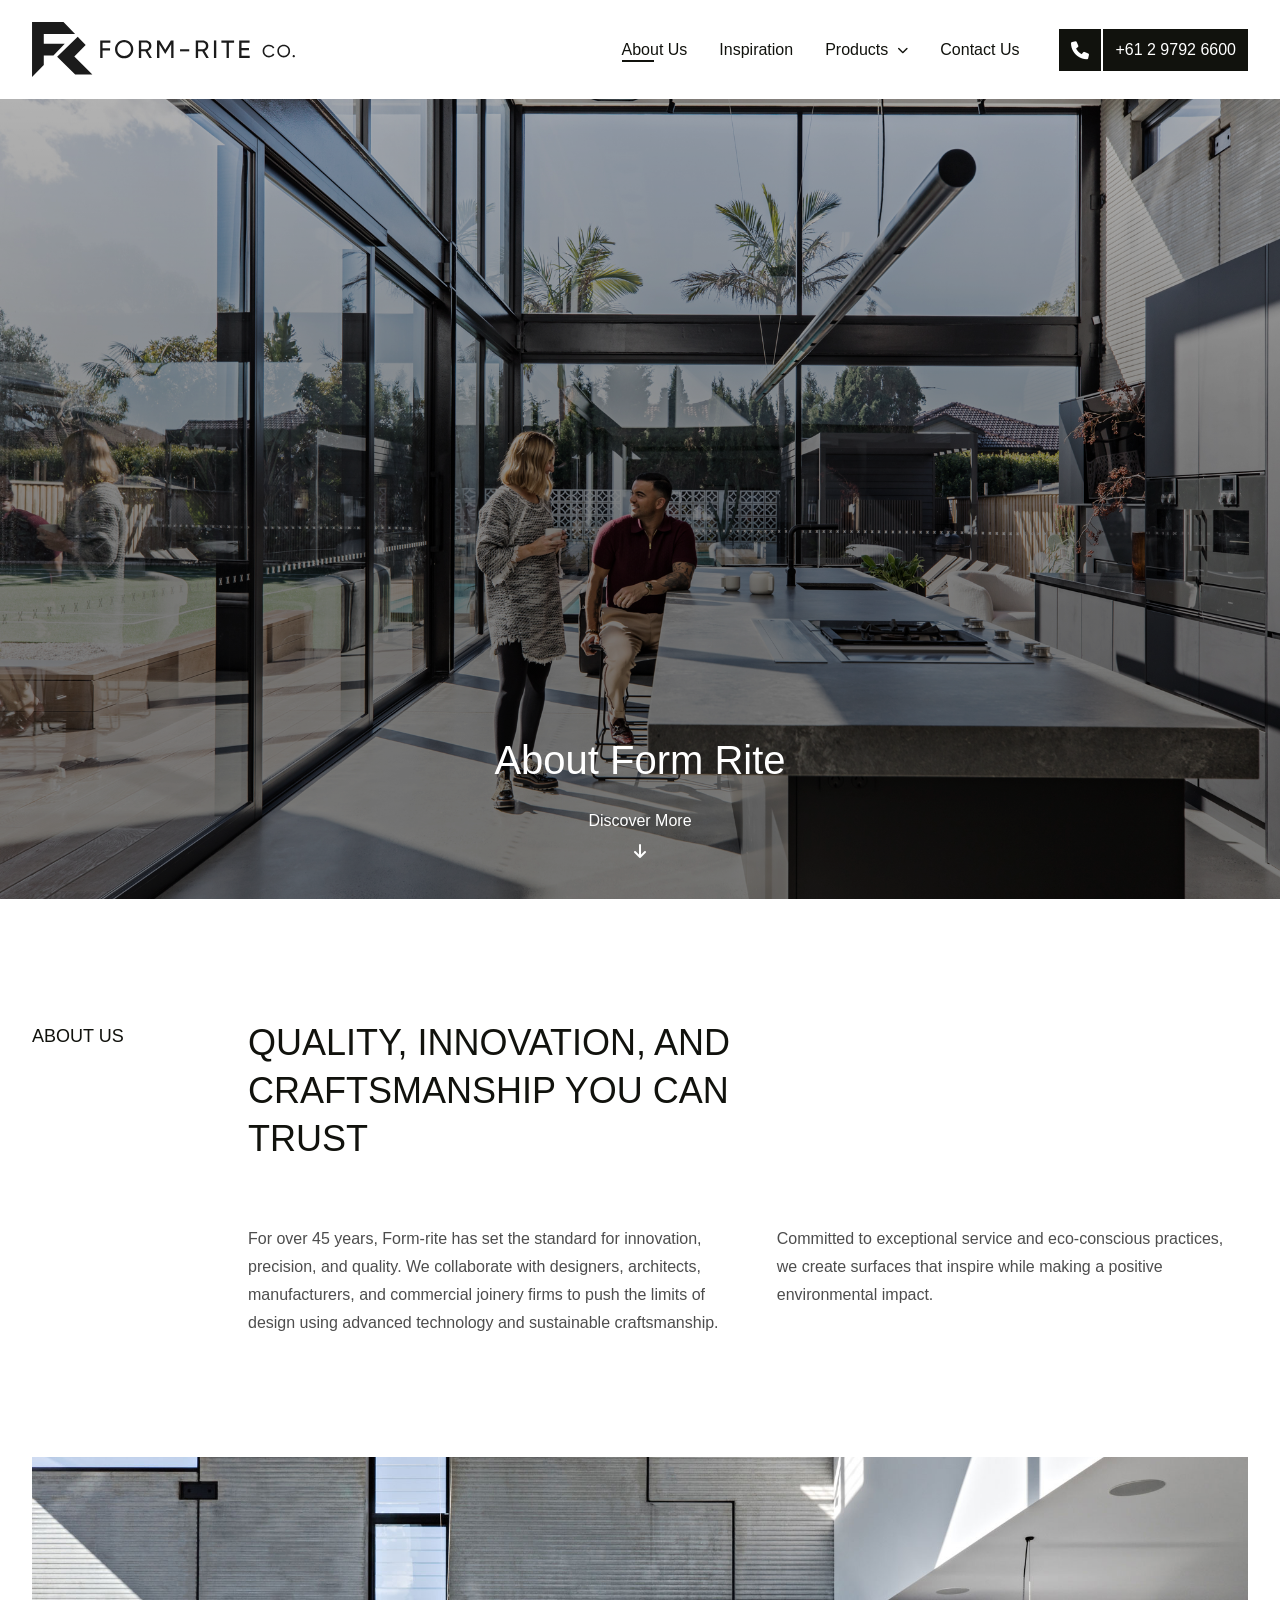
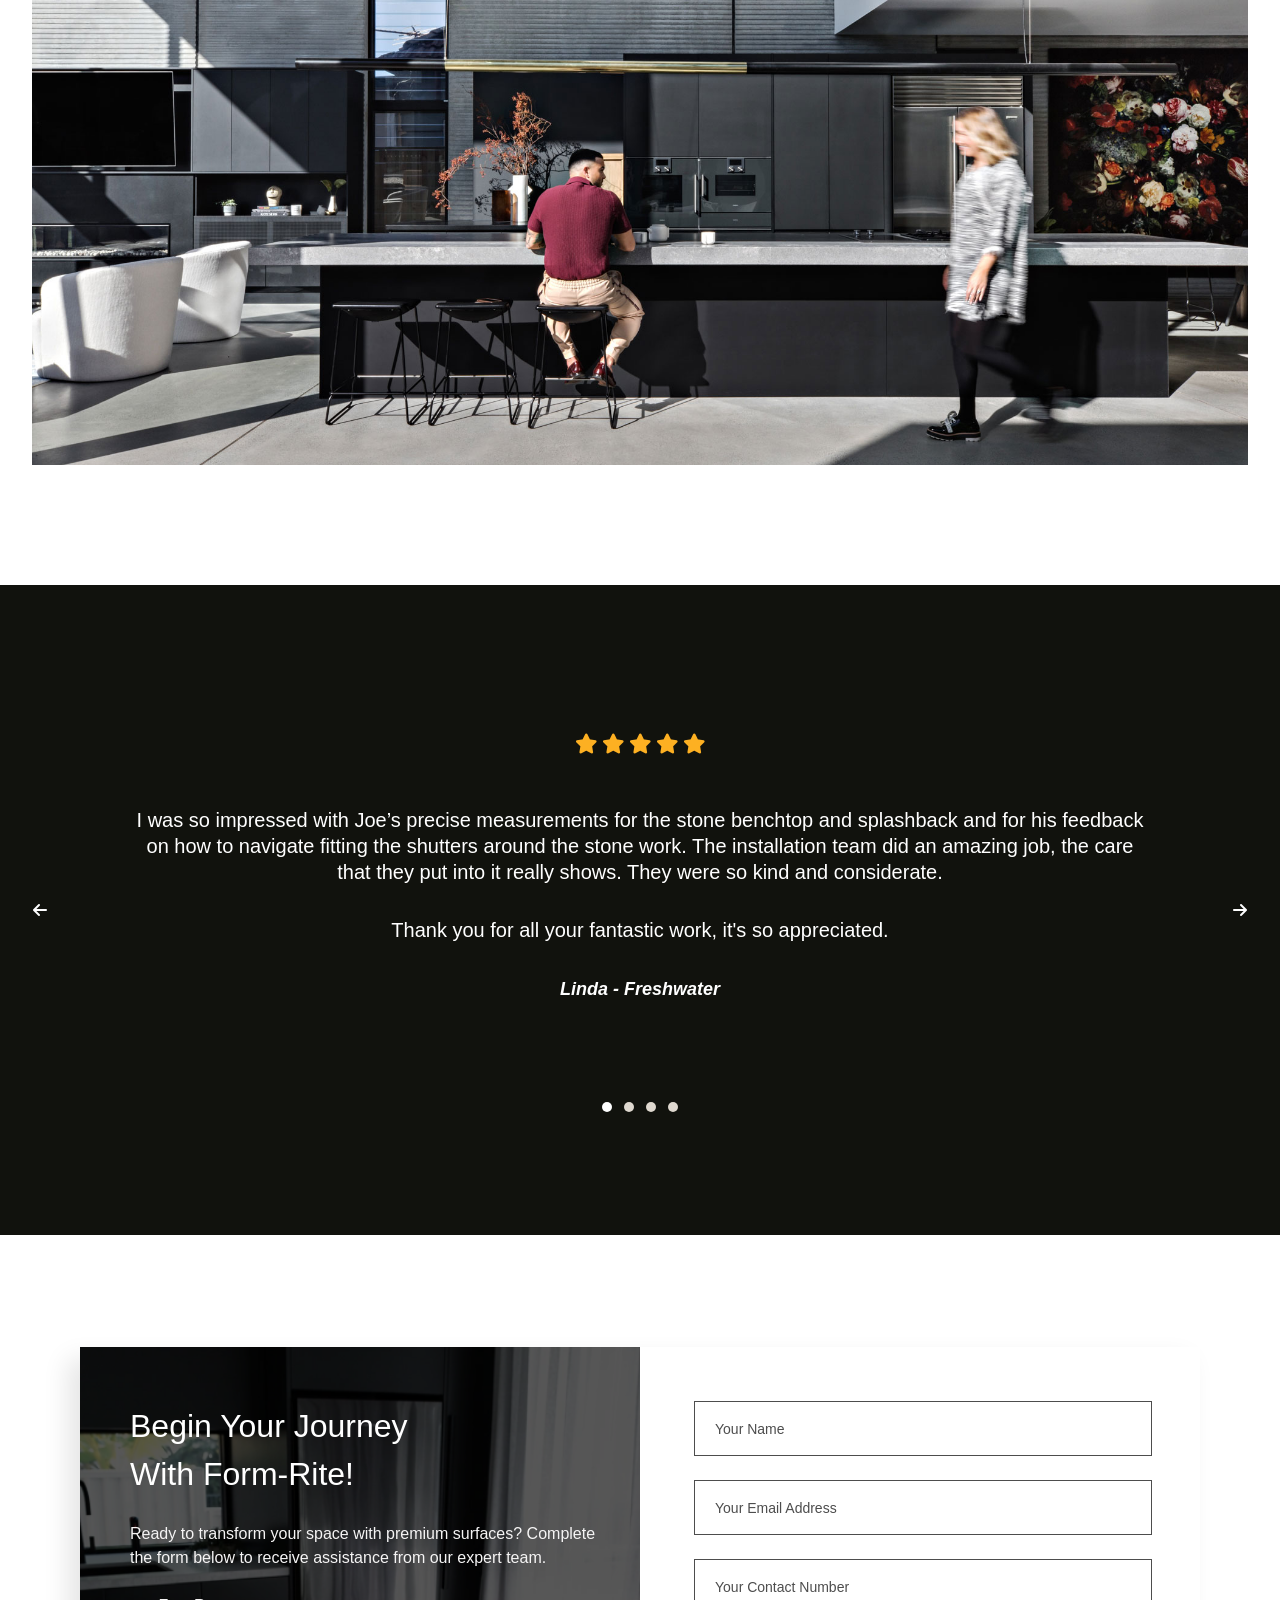
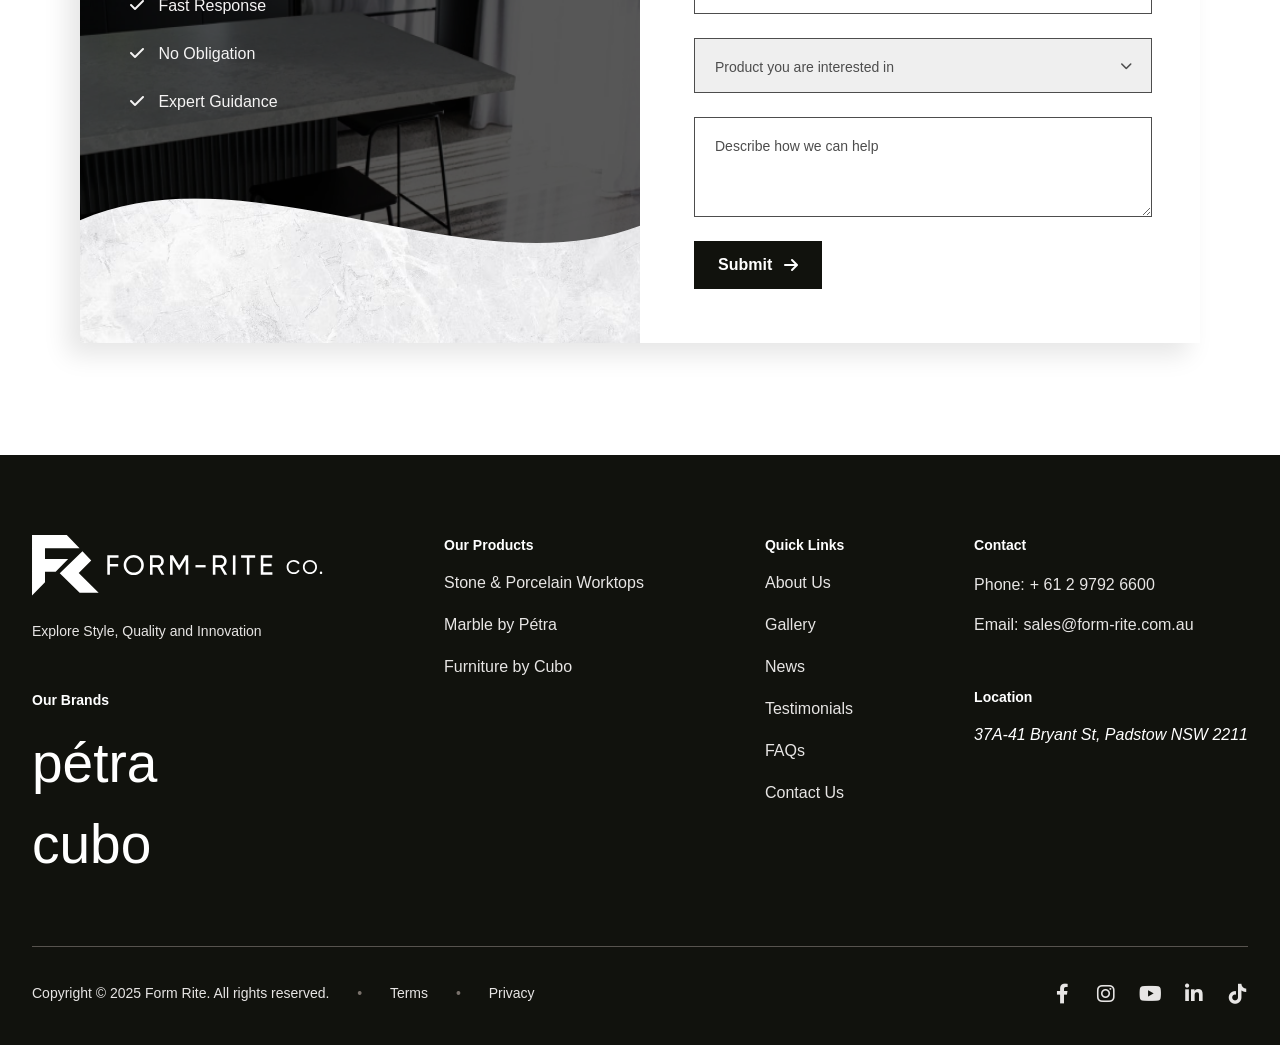
<file: about.html>
<!doctype html>
<html lang="en">
  <head>
    <meta charset="UTF-8" />
    <meta name="viewport" content="width=device-width, initial-scale=1.0" />
    <title>Form-Rite Co. | Quality, Innovation & Craftsmanship</title>
    <!-- Font Awesome for Icons -->
    <link
      rel="stylesheet"
      href="https://cdnjs.cloudflare.com/ajax/libs/font-awesome/6.0.0/css/all.min.css"
    />
    <!-- Splide CSS -->
    <link
      rel="stylesheet"
      href="https://cdn.jsdelivr.net/npm/@splidejs/splide@4.1.4/dist/css/splide.min.css"
    />

    <!-- Splide JS -->
    <script src="https://cdn.jsdelivr.net/npm/@splidejs/splide@4.1.4/dist/js/splide.min.js"></script>

    <!-- CSS  -->
    <link rel="stylesheet" href="./css/base.css" />
    <link rel="stylesheet" href="./css/main.css" />
    <link rel="stylesheet" href="./css/main-responsive.css" />
    <link rel="stylesheet" href="./css/inner-content.css" />
  </head>
  <body class="site-wrapper">
    <!-- HEADER NAVIGATION -->
    <header class="main-header">
      <div class="wrapper">
        <div class="container main-header__inner">
          <div class="main-header__logo">
            <a href="./index.html">
              <img src="./images/Formrite-logo.svg" alt="Form-Rite Co." />
            </a>
          </div>
          <div class="main-header__links">
            <nav class="main-nav">
              <ul class="main-nav__list">
                <li class="main-nav__item">
                  <a href="./about.html" class="main-nav__link active">
                    About Us
                  </a>
                </li>
                <li class="main-nav__item">
                  <a href="./inspiration.html" class="main-nav__link"
                    >Inspiration</a
                  >
                </li>
                <li class="main-nav__item main-nav__item--dropdown">
                  <span class="main-nav__link">
                    Products
                    <i class="fas fa-chevron-down"></i>
                  </span>
                  <ul class="dropdown-menu">
                    <li>
                      <a href="./product.html" class="dropdown-link">
                        Stone & Porcelain
                      </a>
                    </li>
                    <li>
                      <a href="./product.html" class="dropdown-link">pétra</a>
                    </li>
                    <li>
                      <a href="./product.html" class="dropdown-link">cubo</a>
                    </li>
                  </ul>
                </li>
                <li class="main-nav__item">
                  <a href="./contact.html" class="main-nav__link">Contact Us</a>
                </li>
              </ul>
            </nav>

            <div class="main-header__cta">
              <a href="tel:+61297926600" class="btn--header">
                <i class="fas fa-phone"></i><span>+61 2 9792 6600</span>
              </a>
            </div>
            <button
              class="mobile-nav-toggle"
              aria-label="Toggle navigation"
              id="menu-toggle"
            >
              <i class="fas fa-bars"></i>
            </button>
          </div>
        </div>
      </div>
    </header>

    <!-- HERO SECTION -->
    <section class="hero">
      <img
        src="./images/about-banner.jpg"
        alt=" Banner Tea"
        class="banner-img"
      />
      <div class="wrapper">
        <div class="container hero__container">
          <div class="hero__content">
            <h1 class="hero__title">About Form Rite</h1>
            <a href="#body-content" class="hero__scroll">
              <span class="hero__scroll-text">Discover More</span>
              <i class="fas fa-arrow-down hero__scroll-icon"></i>
            </a>
          </div>
        </div>
      </div>
    </section>
    <section id="body-content"></section>
    <!-- ABOUT SECTION -->
    <section id="about" class="about-section padding-120">
      <div class="wrapper">
        <div class="container">
          <div class="section-split">
            <aside class="section-label">ABOUT US</aside>
            <div class="section-content">
              <h2 class="section-heading about-section-heading">
                QUALITY, INNOVATION, AND CRAFTSMANSHIP YOU CAN TRUST
              </h2>
              <div class="about-grid">
                <p class="about-text">
                  For over 45 years, Form-rite has set the standard for
                  innovation, precision, and quality. We collaborate with
                  designers, architects, manufacturers, and commercial joinery
                  firms to push the limits of design using advanced technology
                  and sustainable craftsmanship.
                </p>
                <p class="about-text">
                  Committed to exceptional service and eco-conscious practices,
                  we create surfaces that inspire while making a positive
                  environmental impact.
                </p>
              </div>
            </div>
          </div>
        </div>
      </div>
    </section>

    <section class="about-main-section padding-bottom-120">
      <div class="wrapper">
        <div class="container">
          <div class="about-main-image-wrapper">
            <img src="./images/guy-tea.png" alt="Guy Drink Tea" />
          </div>
        </div>
      </div>
    </section>

    <!-- TESTIMONIAL SECTION -->
    <section class="testimonials padding-120">
      <div class="wrapper">
        <!-- 1. Added 'splide' class here -->
        <div class="container splide" id="testimonial-slider">
          <!-- CUSTOM ARROWS -->
          <div class="splide__arrows">
            <button class="splide__arrow splide__arrow--prev">
              <i class="fas fa-arrow-left"></i>
            </button>
            <button class="splide__arrow splide__arrow--next">
              <i class="fas fa-arrow-right"></i>
            </button>
          </div>
          <!-- 2. Added splide__track -->
          <div class="splide__track">
            <!-- 3. Added splide__list -->
            <ul class="splide__list">
              <!-- Slide 1 -->
              <li class="splide__slide">
                <div class="testimonial-slider">
                  <div class="testimonial-slider__stars">
                    <i class="fas fa-star"></i><i class="fas fa-star"></i
                    ><i class="fas fa-star"></i><i class="fas fa-star"></i
                    ><i class="fas fa-star"></i>
                  </div>
                  <blockquote class="testimonial-slider__quote">
                    I was so impressed with Joe’s precise measurements for the
                    stone benchtop and splashback and for his feedback on how to
                    navigate fitting the shutters around the stone work. The
                    installation team did an amazing job, the care that they put
                    into it really shows. They were so kind and considerate.
                  </blockquote>
                  <p class="testimonial-slider__footer">
                    Thank you for all your fantastic work, it's so appreciated.
                  </p>
                  <cite class="testimonial-slider__author"
                    >Linda - Freshwater</cite
                  >
                </div>
              </li>

              <!-- Slide 2 (Example) -->
              <li class="splide__slide">
                <div class="testimonial-slider">
                  <div class="testimonial-slider__stars">
                    <i class="fas fa-star"></i><i class="fas fa-star"></i
                    ><i class="fas fa-star"></i><i class="fas fa-star"></i
                    ><i class="fas fa-star"></i>
                  </div>
                  <blockquote class="testimonial-slider__quote">
                    "Fantastic experience from start to finish. The quality of
                    the porcelain is exceptional and the team was very
                    professional during the installation."
                  </blockquote>
                  <p class="testimonial-slider__footer">
                    Highly recommended service!
                  </p>
                  <cite class="testimonial-slider__author">John - Sydney</cite>
                </div>
              </li>
              <!-- Slide 1 -->
              <li class="splide__slide">
                <div class="testimonial-slider">
                  <div class="testimonial-slider__stars">
                    <i class="fas fa-star"></i><i class="fas fa-star"></i
                    ><i class="fas fa-star"></i><i class="fas fa-star"></i
                    ><i class="fas fa-star"></i>
                  </div>
                  <blockquote class="testimonial-slider__quote">
                    I was so impressed with Joe’s precise measurements for the
                    stone benchtop and splashback and for his feedback on how to
                    navigate fitting the shutters around the stone work. The
                    installation team did an amazing job, the care that they put
                    into it really shows. They were so kind and considerate.
                  </blockquote>
                  <p class="testimonial-slider__footer">
                    Thank you for all your fantastic work, it's so appreciated.
                  </p>
                  <cite class="testimonial-slider__author"
                    >Linda - Freshwater</cite
                  >
                </div>
              </li>

              <!-- Slide 2 (Example) -->
              <li class="splide__slide">
                <div class="testimonial-slider">
                  <div class="testimonial-slider__stars">
                    <i class="fas fa-star"></i><i class="fas fa-star"></i
                    ><i class="fas fa-star"></i><i class="fas fa-star"></i
                    ><i class="fas fa-star"></i>
                  </div>
                  <blockquote class="testimonial-slider__quote">
                    "Fantastic experience from start to finish. The quality of
                    the porcelain is exceptional and the team was very
                    professional during the installation."
                  </blockquote>
                  <p class="testimonial-slider__footer">
                    Highly recommended service!
                  </p>
                  <cite class="testimonial-slider__author">John - Sydney</cite>
                </div>
              </li>
            </ul>
          </div>

          <!-- 4. Splide will automatically inject pagination here -->
        </div>
      </div>
    </section>

    <!-- CONTACT SECTION -->
    <section class="contact-section">
      <div class="wrapper">
        <div class="container">
          <div class="contact-card">
            <!-- LEFT: Info & Wave -->
            <div class="contact-card__info">
              <div class="contact-card__text-content">
                <h2>Begin Your Journey With Form-Rite!</h2>
                <p>
                  Ready to transform your space with premium surfaces? Complete
                  the form below to receive assistance from our expert team.
                </p>
                <ul class="contact-list">
                  <li><i class="fas fa-check"></i> Fast Response</li>
                  <li><i class="fas fa-check"></i> No Obligation</li>
                  <li><i class="fas fa-check"></i> Expert Guidance</li>
                </ul>
              </div>

              <!-- The Wavy Marble Element -->
              <div class="marble-wave">
                <img src="./images/marble-bg.png" alt="Marble Texture" />
              </div>
            </div>

            <!-- RIGHT: Form -->
            <div class="contact-card__form">
              <form>
                <input type="text" placeholder="Your Name" class="form-input" />
                <input
                  type="email"
                  placeholder="Your Email Address"
                  class="form-input"
                />
                <input
                  type="tel"
                  placeholder="Your Contact Number"
                  class="form-input"
                />

                <div class="select-box">
                  <select class="form-select">
                    <option disabled selected>
                      Product you are interested in
                    </option>
                    <option value="stone">Stone & Porcelain</option>
                    <option value="marble">Pétra</option>
                    <option value="furniture">Cubo</option>
                  </select>
                </div>

                <textarea
                  placeholder="Describe how we can help"
                  class="form-textarea"
                  rows="2"
                ></textarea>

                <button type="submit" class="btn--submit">
                  Submit <i class="fas fa-arrow-right"></i>
                </button>
              </form>
            </div>
          </div>
        </div>
      </div>
    </section>

    <!-- THE WAVE CLIP (Paste this at the bottom of your HTML) -->
    <svg width="0" height="0" style="position: absolute">
      <defs>
        <clipPath id="contact-wave" clipPathUnits="objectBoundingBox">
          <path d="M1,0.2 C0.7,0.7 0.3,-0.3 0,0.2 V1 H1 Z"></path>
        </clipPath>
      </defs>
    </svg>

    <!-- FOOTER -->
    <footer class="main-footer">
      <div class="wrapper">
        <div class="container">
          <div class="footer-grid">
            <div class="footer-brand">
              <a href="./index.html">
                <img
                  src="./images/White-Form-rite_logo.svg"
                  alt="Form-Rite Co."
                  class="footer-logo"
                />
              </a>
              <p class="footer-tagline">
                Explore Style, Quality and Innovation
              </p>
              <div class="footer-sub-brands">
                <h4 class="footer-heading">Our Brands</h4>
                <p class="brand-text">pétra</p>
                <p class="brand-text">cubo</p>
              </div>
            </div>

            <div class="footer-nav-col">
              <h4 class="footer-heading">Our Products</h4>
              <ul class="footer-links">
                <li><a href="#">Stone & Porcelain Worktops</a></li>
                <li><a href="#">Marble by Pétra</a></li>
                <li><a href="#">Furniture by Cubo</a></li>
              </ul>
            </div>

            <div class="footer-nav-col">
              <h4 class="footer-heading">Quick Links</h4>
              <ul class="footer-links">
                <li><a href="./about.html">About Us</a></li>
                <li><a href="#">Gallery</a></li>
                <li><a href="#">News</a></li>
                <li><a href="#">Testimonials</a></li>
                <li><a href="#">FAQs</a></li>
                <li><a href="#">Contact Us</a></li>
              </ul>
            </div>

            <div class="footer-nav-col">
              <h4 class="footer-heading">Contact</h4>
              <p class="footer-contact">
                <span>Phone:</span
                ><a href="tel:+61297926600">+ 61 2 9792 6600</a>
              </p>
              <p class="footer-contact">
                <span>Email:</span>
                <a href="mailto:sales@form-rite.com.au"
                  >sales@form-rite.com.au
                </a>
              </p>
              <h4 class="footer-heading footer-heading--margin">Location</h4>
              <address class="footer-address">
                37A-41 Bryant St, Padstow NSW 2211
              </address>
            </div>
          </div>

          <div class="footer-bottom">
            <div class="footer-legal">
              <p>
                <span class="copyright">
                  Copyright © 2025 Form Rite. All rights reserved. </span
                ><span class="terms-service">
                  <span class="dot-dot">•</span> <a href="#">Terms</a>
                  <span class="dot-dot">•</span> <a href="#">Privacy</a></span
                >
              </p>
            </div>
            <div class="footer-socials">
              <a href="#"><i class="fab fa-facebook-f"></i></a>
              <a href="#"><i class="fab fa-instagram"></i></a>
              <a href="#"><i class="fab fa-youtube"></i></a>
              <a href="#"><i class="fab fa-linkedin-in"></i></a>
              <a href="#"><i class="fab fa-tiktok"></i></a>
            </div>
          </div>
        </div>
      </div>
    </footer>
    <script src="./js/dropdown.js"></script>
    <script src="./js/main.js"></script>
  </body>
</html>
</file>
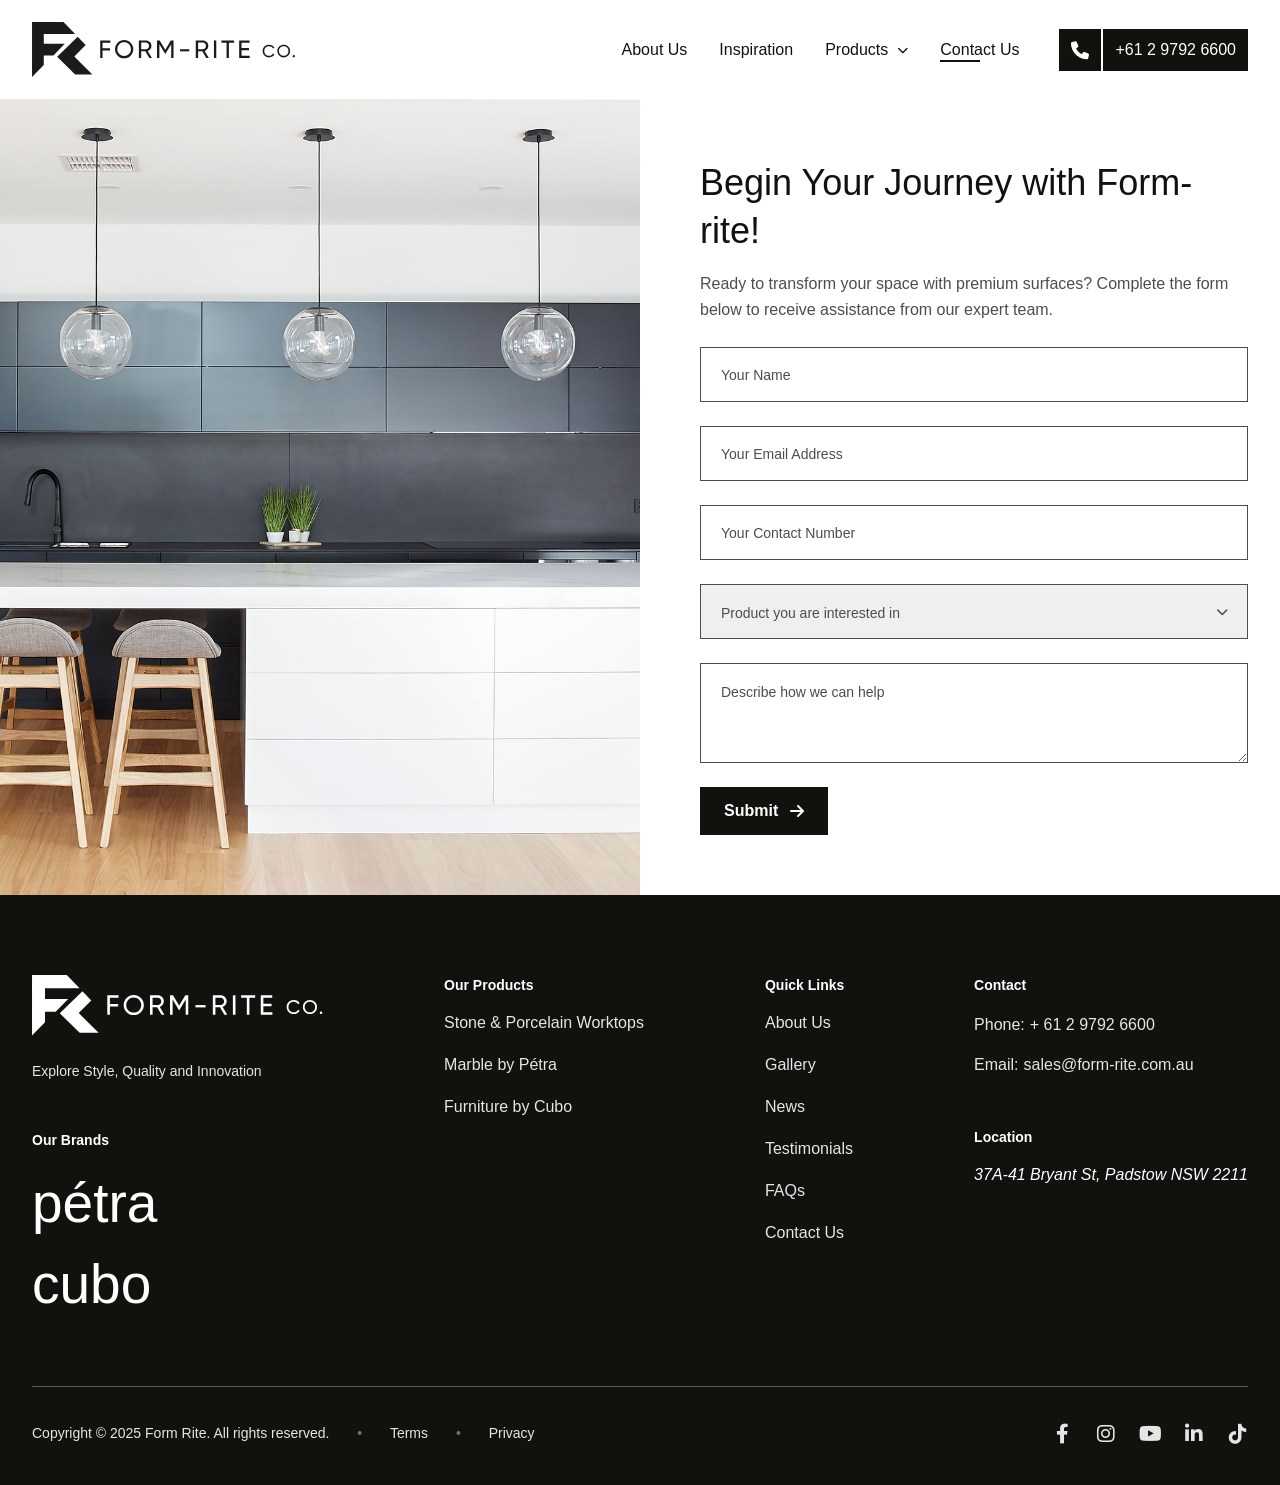
<file: contact.html>
<!doctype html>
<html lang="en">
  <head>
    <meta charset="UTF-8" />
    <meta name="viewport" content="width=device-width, initial-scale=1.0" />
    <title>Form-Rite Co. | Quality, Innovation & Craftsmanship</title>
    <!-- Font Awesome for Icons -->
    <link
      rel="stylesheet"
      href="https://cdnjs.cloudflare.com/ajax/libs/font-awesome/6.0.0/css/all.min.css"
    />
    <!-- Splide CSS -->
    <link
      rel="stylesheet"
      href="https://cdn.jsdelivr.net/npm/@splidejs/splide@4.1.4/dist/css/splide.min.css"
    />

    <!-- Splide JS -->
    <script src="https://cdn.jsdelivr.net/npm/@splidejs/splide@4.1.4/dist/js/splide.min.js"></script>

    <!-- CSS  -->
    <link rel="stylesheet" href="./css/base.css" />
    <link rel="stylesheet" href="./css/main.css" />
    <link rel="stylesheet" href="./css/main-responsive.css" />
    <link rel="stylesheet" href="./css/inner-content.css" />
  </head>
  <body class="site-wrapper">
    <!-- HEADER NAVIGATION -->
    <header class="main-header">
      <div class="wrapper">
        <div class="container main-header__inner">
          <div class="main-header__logo">
            <a href="./index.html">
              <img src="./images/Formrite-logo.svg" alt="Form-Rite Co." />
            </a>
          </div>
          <div class="main-header__links">
            <nav class="main-nav">
              <ul class="main-nav__list">
                <li class="main-nav__item">
                  <a href="./about.html" class="main-nav__link"> About Us </a>
                </li>
                <li class="main-nav__item">
                  <a href="./inspiration.html" class="main-nav__link"
                    >Inspiration</a
                  >
                </li>
                <li class="main-nav__item main-nav__item--dropdown">
                  <span class="main-nav__link">
                    Products
                    <i class="fas fa-chevron-down"></i>
                  </span>
                  <ul class="dropdown-menu">
                    <li>
                      <a href="./product.html" class="dropdown-link">
                        Stone & Porcelain
                      </a>
                    </li>
                    <li>
                      <a href="./product.html" class="dropdown-link">pétra</a>
                    </li>
                    <li>
                      <a href="./product.html" class="dropdown-link">cubo</a>
                    </li>
                  </ul>
                </li>
                <li class="main-nav__item">
                  <a href="./contact.html" class="main-nav__link active">
                    Contact Us
                  </a>
                </li>
              </ul>
            </nav>

            <div class="main-header__cta">
              <a href="tel:+61297926600" class="btn--header">
                <i class="fas fa-phone"></i><span>+61 2 9792 6600</span>
              </a>
            </div>
            <button
              class="mobile-nav-toggle"
              aria-label="Toggle navigation"
              id="menu-toggle"
            >
              <i class="fas fa-bars"></i>
            </button>
          </div>
        </div>
      </div>
    </header>

    <!-- CONTACT SECTION -->
    <section class="contact-page-section">
      <div class="contact-page-grid">
        <!-- LEFT: Info & Wave -->
        <div class="contact-image-container">
          <img src="./images/inspiration-banner.png" alt="Contact Banner" />
        </div>

        <!-- RIGHT: Form -->
        <div class="form-container">
          <div class="form-wrapper">
            <div class="form-header">
              <h2>Begin Your Journey with Form-rite!</h2>
              <p>
                Ready to transform your space with premium surfaces? Complete
                the form below to receive assistance from our expert team.
              </p>
            </div>
            <form>
              <input type="text" placeholder="Your Name" class="form-input" />
              <input
                type="email"
                placeholder="Your Email Address"
                class="form-input"
              />
              <input
                type="tel"
                placeholder="Your Contact Number"
                class="form-input"
              />

              <div class="select-box">
                <select class="form-select">
                  <option disabled selected>
                    Product you are interested in
                  </option>
                  <option value="stone">Stone & Porcelain</option>
                  <option value="marble">Pétra</option>
                  <option value="furniture">Cubo</option>
                </select>
              </div>

              <textarea
                placeholder="Describe how we can help"
                class="form-textarea"
                rows="2"
              ></textarea>

              <button type="submit" class="btn--submit">
                Submit <i class="fas fa-arrow-right"></i>
              </button>
            </form>
          </div>
        </div>
      </div>
    </section>

    <!-- FOOTER -->
    <footer class="main-footer">
      <div class="wrapper">
        <div class="container">
          <div class="footer-grid">
            <div class="footer-brand">
              <a href="./index.html">
                <img
                  src="./images/White-Form-rite_logo.svg"
                  alt="Form-Rite Co."
                  class="footer-logo"
                />
              </a>
              <p class="footer-tagline">
                Explore Style, Quality and Innovation
              </p>
              <div class="footer-sub-brands">
                <h4 class="footer-heading">Our Brands</h4>
                <p class="brand-text">pétra</p>
                <p class="brand-text">cubo</p>
              </div>
            </div>

            <div class="footer-nav-col">
              <h4 class="footer-heading">Our Products</h4>
              <ul class="footer-links">
                <li><a href="#">Stone & Porcelain Worktops</a></li>
                <li><a href="#">Marble by Pétra</a></li>
                <li><a href="#">Furniture by Cubo</a></li>
              </ul>
            </div>

            <div class="footer-nav-col">
              <h4 class="footer-heading">Quick Links</h4>
              <ul class="footer-links">
                <li><a href="./about.html">About Us</a></li>
                <li><a href="#">Gallery</a></li>
                <li><a href="#">News</a></li>
                <li><a href="#">Testimonials</a></li>
                <li><a href="#">FAQs</a></li>
                <li><a href="#">Contact Us</a></li>
              </ul>
            </div>

            <div class="footer-nav-col">
              <h4 class="footer-heading">Contact</h4>
              <p class="footer-contact">
                <span>Phone:</span
                ><a href="tel:+61297926600">+ 61 2 9792 6600</a>
              </p>
              <p class="footer-contact">
                <span>Email:</span>
                <a href="mailto:sales@form-rite.com.au"
                  >sales@form-rite.com.au
                </a>
              </p>
              <h4 class="footer-heading footer-heading--margin">Location</h4>
              <address class="footer-address">
                37A-41 Bryant St, Padstow NSW 2211
              </address>
            </div>
          </div>

          <div class="footer-bottom">
            <div class="footer-legal">
              <p>
                <span class="copyright">
                  Copyright © 2025 Form Rite. All rights reserved. </span
                ><span class="terms-service">
                  <span class="dot-dot">•</span> <a href="#">Terms</a>
                  <span class="dot-dot">•</span> <a href="#">Privacy</a></span
                >
              </p>
            </div>
            <div class="footer-socials">
              <a href="#"><i class="fab fa-facebook-f"></i></a>
              <a href="#"><i class="fab fa-instagram"></i></a>
              <a href="#"><i class="fab fa-youtube"></i></a>
              <a href="#"><i class="fab fa-linkedin-in"></i></a>
              <a href="#"><i class="fab fa-tiktok"></i></a>
            </div>
          </div>
        </div>
      </div>
    </footer>
    <script src="./js/dropdown.js"></script>
    <script src="./js/main.js"></script>
  </body>
</html>
</file>
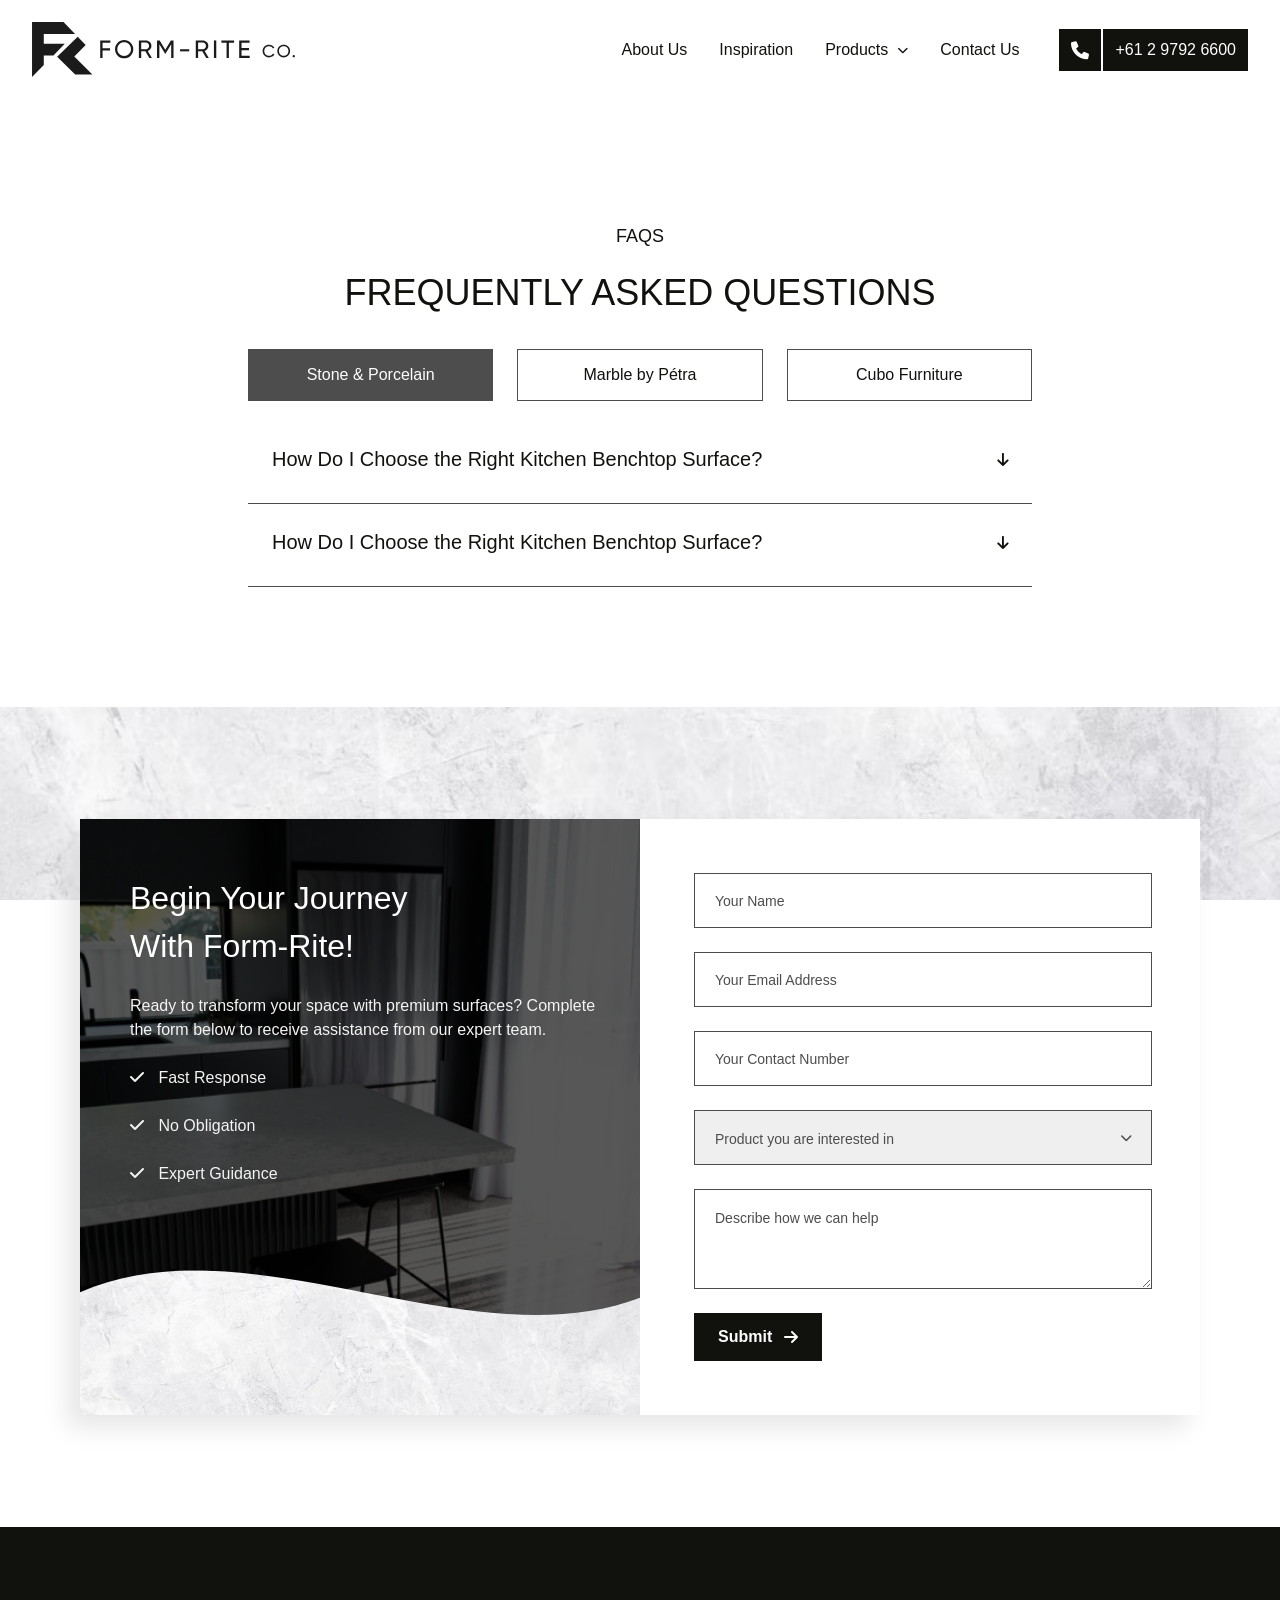
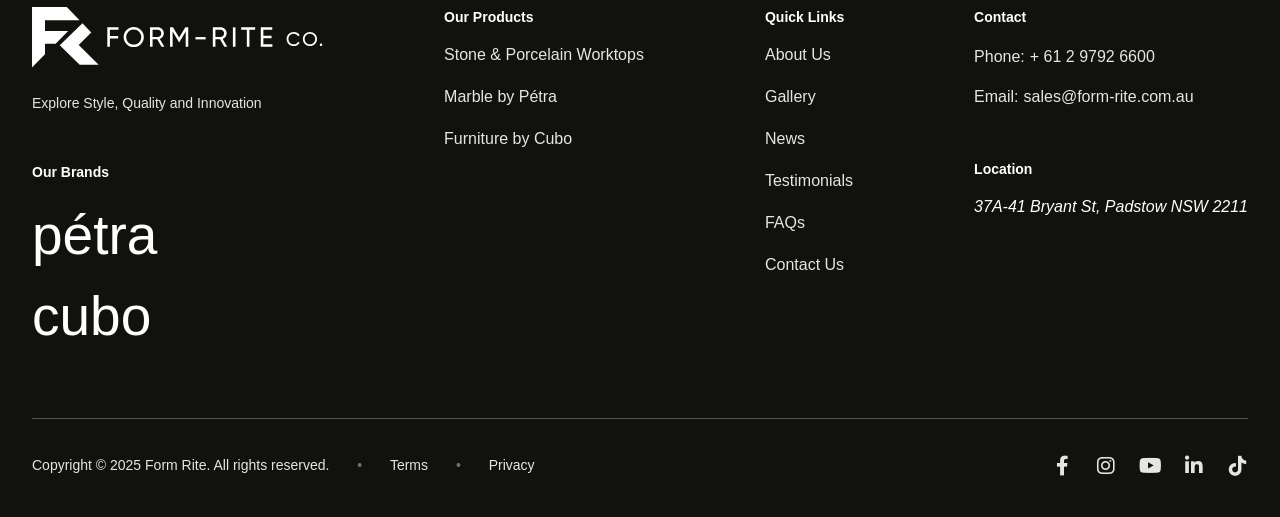
<file: faq.html>
<!doctype html>
<html lang="en">
  <head>
    <meta charset="UTF-8" />
    <meta name="viewport" content="width=device-width, initial-scale=1.0" />
    <title>Form-Rite Co. | Quality, Innovation & Craftsmanship</title>
    <!-- Font Awesome for Icons -->
    <link
      rel="stylesheet"
      href="https://cdnjs.cloudflare.com/ajax/libs/font-awesome/6.0.0/css/all.min.css"
    />
    <!-- Splide CSS -->
    <link
      rel="stylesheet"
      href="https://cdn.jsdelivr.net/npm/@splidejs/splide@4.1.4/dist/css/splide.min.css"
    />

    <!-- Splide JS -->
    <script src="https://cdn.jsdelivr.net/npm/@splidejs/splide@4.1.4/dist/js/splide.min.js"></script>

    <!-- CSS  -->
    <link rel="stylesheet" href="./css/base.css" />
    <link rel="stylesheet" href="./css/main.css" />
    <link rel="stylesheet" href="./css/main-responsive.css" />
    <link rel="stylesheet" href="./css/inner-content.css" />
  </head>
  <body class="site-wrapper">
    <!-- HEADER NAVIGATION -->
    <header class="main-header">
      <div class="wrapper">
        <div class="container main-header__inner">
          <div class="main-header__logo">
            <a href="./index.html">
              <img src="./images/Formrite-logo.svg" alt="Form-Rite Co." />
            </a>
          </div>
          <div class="main-header__links">
            <nav class="main-nav">
              <ul class="main-nav__list">
                <li class="main-nav__item">
                  <a href="./about.html" class="main-nav__link"> About Us </a>
                </li>
                <li class="main-nav__item">
                  <a href="./inspiration.html" class="main-nav__link"
                    >Inspiration</a
                  >
                </li>
                <li class="main-nav__item main-nav__item--dropdown">
                  <span class="main-nav__link">
                    Products
                    <i class="fas fa-chevron-down"></i>
                  </span>
                  <ul class="dropdown-menu">
                    <li>
                      <a href="./product.html" class="dropdown-link">
                        Stone & Porcelain
                      </a>
                    </li>
                    <li>
                      <a href="./product.html" class="dropdown-link">pétra</a>
                    </li>
                    <li>
                      <a href="./product.html" class="dropdown-link">cubo</a>
                    </li>
                  </ul>
                </li>
                <li class="main-nav__item">
                  <a href="./contact.html" class="main-nav__link">
                    Contact Us
                  </a>
                </li>
              </ul>
            </nav>

            <div class="main-header__cta">
              <a href="tel:+61297926600" class="btn--header">
                <i class="fas fa-phone"></i><span>+61 2 9792 6600</span>
              </a>
            </div>
            <button
              class="mobile-nav-toggle"
              aria-label="Toggle navigation"
              id="menu-toggle"
            >
              <i class="fas fa-bars"></i>
            </button>
          </div>
        </div>
      </div>
    </header>

    <!-- FAQ SECTION -->
    <section class="faq-section padding-120">
      <div class="wrapper">
        <div class="container">
          <div class="faq-section-heading">
            <span class="section-label">FAQS</span>
            <h2>FREQUENTLY ASKED QUESTIONS</h2>
          </div>
          <div class="tab-system">
            <div class="tab-system__header">
              <button class="tab-btn btn-active" data-tab="stone">
                Stone & Porcelain
              </button>
              <button class="tab-btn" data-tab="marble">Marble by Pétra</button>
              <button class="tab-btn" data-tab="cubo">Cubo Furniture</button>
            </div>
            <div id="stone" class="tab-content tab-active">
              <div class="accordion">
                <div class="accordion__item">
                  <div class="accordion__header">
                    <span>
                      How Do I Choose the Right Kitchen Benchtop Surface?
                    </span>
                    <i class="fas fa-arrow-down"></i>
                  </div>
                  <div class="accordion__body">
                    <div class="faq-content">
                      <h4>Porcelain</h4>
                      <p>
                        <i class="fas fa-dot-circle"></i>
                        <span>
                          <span class="faq-bold"
                            >Highly Durable & Low Maintenance</span
                          >
                          – Resistant to scratches, heat, and stains, with a
                          non-porous surface that requires minimal upkeep.
                        </span>
                      </p>
                      <h4>Dekton</h4>
                      <p>
                        <i class="fas fa-dot-circle"></i>
                        <span>
                          <span class="faq-bold">Ultra-Compact & Seamless</span>
                          – Extremely strong, resistant to heat, UV, and stains,
                          with large slab sizes for a sleek, modern finish.
                        </span>
                      </p>
                      <h4>Engineered Stone (Quartz)</h4>
                      <p>
                        <i class="fas fa-dot-circle"></i>
                        <span>
                          <span class="faq-bold"
                            >Easy to Maintain & Durable</span
                          >
                          – Non-porous, stain-resistant, and scratch-resistant,
                          making it ideal for busy kitchens.
                        </span>
                      </p>
                    </div>
                  </div>
                </div>
                <div class="accordion__item">
                  <div class="accordion__header">
                    <span>
                      How Do I Choose the Right Kitchen Benchtop Surface?
                    </span>
                    <i class="fas fa-arrow-down"></i>
                  </div>
                  <div class="accordion__body">
                    <div class="faq-content">
                      <h4>Porcelain</h4>
                      <p>
                        <i class="fas fa-dot-circle"></i>
                        <span>
                          <span class="faq-bold"
                            >Highly Durable & Low Maintenance</span
                          >
                          – Resistant to scratches, heat, and stains, with a
                          non-porous surface that requires minimal upkeep.
                        </span>
                      </p>
                      <h4>Dekton</h4>
                      <p>
                        <i class="fas fa-dot-circle"></i>
                        <span>
                          <span class="faq-bold">Ultra-Compact & Seamless</span>
                          – Extremely strong, resistant to heat, UV, and stains,
                          with large slab sizes for a sleek, modern finish.
                        </span>
                      </p>
                      <h4>Engineered Stone (Quartz)</h4>
                      <p>
                        <i class="fas fa-dot-circle"></i>
                        <span>
                          <span class="faq-bold"
                            >Easy to Maintain & Durable</span
                          >
                          – Non-porous, stain-resistant, and scratch-resistant,
                          making it ideal for busy kitchens.
                        </span>
                      </p>
                    </div>
                  </div>
                </div>
              </div>
            </div>
            <div id="marble" class="tab-content">
              <div class="accordion">
                <div class="accordion__item">
                  <div class="accordion__header">
                    <span> Can I view marble at your premises? </span>
                    <i class="fas fa-arrow-down"></i>
                  </div>
                  <div class="accordion__body">
                    <div class="faq-content">
                      <p>
                        <span>
                          Yes, we highly recommend visiting our showroom to
                          explore our marble range. Seeing the slabs in person
                          helps you appreciate their unique veining and colour
                          variations.
                        </span>
                      </p>
                    </div>
                  </div>
                </div>
                <div class="accordion__item">
                  <div class="accordion__header">
                    <span>
                      How Do I Choose the Right Kitchen Benchtop Surface?
                    </span>
                    <i class="fas fa-arrow-down"></i>
                  </div>
                  <div class="accordion__body">
                    <div class="faq-content">
                      <h4>Porcelain</h4>
                      <p>
                        <i class="fas fa-dot-circle"></i>
                        <span>
                          <span class="faq-bold"
                            >Highly Durable & Low Maintenance</span
                          >
                          – Resistant to scratches, heat, and stains, with a
                          non-porous surface that requires minimal upkeep.
                        </span>
                      </p>
                      <h4>Dekton</h4>
                      <p>
                        <i class="fas fa-dot-circle"></i>
                        <span>
                          <span class="faq-bold">Ultra-Compact & Seamless</span>
                          – Extremely strong, resistant to heat, UV, and stains,
                          with large slab sizes for a sleek, modern finish.
                        </span>
                      </p>
                      <h4>Engineered Stone (Quartz)</h4>
                      <p>
                        <i class="fas fa-dot-circle"></i>
                        <span>
                          <span class="faq-bold"
                            >Easy to Maintain & Durable</span
                          >
                          – Non-porous, stain-resistant, and scratch-resistant,
                          making it ideal for busy kitchens.
                        </span>
                      </p>
                    </div>
                  </div>
                </div>
                <div class="accordion__item">
                  <div class="accordion__header">
                    <span
                      >What is the check measure, fabrication & installation
                      process</span
                    >
                    <i class="fas fa-arrow-down"></i>
                  </div>
                  <div class="accordion__body">
                    <div class="faq-content">
                      <h4>Porcelain</h4>
                      <p>
                        <i class="fas fa-dot-circle"></i>
                        <span>
                          <span class="faq-bold"
                            >Highly Durable & Low Maintenance</span
                          >
                          – Resistant to scratches, heat, and stains, with a
                          non-porous surface that requires minimal upkeep.
                        </span>
                      </p>
                      <h4>Dekton</h4>
                      <p>
                        <i class="fas fa-dot-circle"></i>
                        <span>
                          <span class="faq-bold">Ultra-Compact & Seamless</span>
                          – Extremely strong, resistant to heat, UV, and stains,
                          with large slab sizes for a sleek, modern finish.
                        </span>
                      </p>
                      <h4>Engineered Stone (Quartz)</h4>
                      <p>
                        <i class="fas fa-dot-circle"></i>
                        <span>
                          <span class="faq-bold"
                            >Easy to Maintain & Durable</span
                          >
                          – Non-porous, stain-resistant, and scratch-resistant,
                          making it ideal for busy kitchens.
                        </span>
                      </p>
                    </div>
                  </div>
                </div>
              </div>
            </div>
            <div id="cubo" class="tab-content">
              <div class="accordion">
                <div class="accordion__item">
                  <div class="accordion__header">
                    <span>
                      How Do I Choose the Right Kitchen Benchtop Surface?
                    </span>
                    <i class="fas fa-arrow-down"></i>
                  </div>
                  <div class="accordion__body">
                    <div class="faq-content">
                      <h4>Porcelain</h4>
                      <p>
                        <i class="fas fa-dot-circle"></i>
                        <span>
                          <span class="faq-bold"
                            >Highly Durable & Low Maintenance</span
                          >
                          – Resistant to scratches, heat, and stains, with a
                          non-porous surface that requires minimal upkeep.
                        </span>
                      </p>
                      <h4>Dekton</h4>
                      <p>
                        <i class="fas fa-dot-circle"></i>
                        <span>
                          <span class="faq-bold">Ultra-Compact & Seamless</span>
                          – Extremely strong, resistant to heat, UV, and stains,
                          with large slab sizes for a sleek, modern finish.
                        </span>
                      </p>
                      <h4>Engineered Stone (Quartz)</h4>
                      <p>
                        <i class="fas fa-dot-circle"></i>
                        <span>
                          <span class="faq-bold"
                            >Easy to Maintain & Durable</span
                          >
                          – Non-porous, stain-resistant, and scratch-resistant,
                          making it ideal for busy kitchens.
                        </span>
                      </p>
                    </div>
                  </div>
                </div>
                <div class="accordion__item">
                  <div class="accordion__header">
                    <span
                      >What is the check measure, fabrication & installation
                      process</span
                    >
                    <i class="fas fa-arrow-down"></i>
                  </div>
                  <div class="accordion__body">
                    <div class="faq-content">
                      <h4>Porcelain</h4>
                      <p>
                        <i class="fas fa-dot-circle"></i>
                        <span>
                          <span class="faq-bold"
                            >Highly Durable & Low Maintenance</span
                          >
                          – Resistant to scratches, heat, and stains, with a
                          non-porous surface that requires minimal upkeep.
                        </span>
                      </p>
                      <h4>Dekton</h4>
                      <p>
                        <i class="fas fa-dot-circle"></i>
                        <span>
                          <span class="faq-bold">Ultra-Compact & Seamless</span>
                          – Extremely strong, resistant to heat, UV, and stains,
                          with large slab sizes for a sleek, modern finish.
                        </span>
                      </p>
                      <h4>Engineered Stone (Quartz)</h4>
                      <p>
                        <i class="fas fa-dot-circle"></i>
                        <span>
                          <span class="faq-bold"
                            >Easy to Maintain & Durable</span
                          >
                          – Non-porous, stain-resistant, and scratch-resistant,
                          making it ideal for busy kitchens.
                        </span>
                      </p>
                    </div>
                  </div>
                </div>
              </div>
            </div>
          </div>
        </div>
      </div>
    </section>

    <!-- CONTACT SECTION -->
    <section class="contact-section">
      <div class="wrapper">
        <div class="container">
          <div class="contact-card">
            <!-- LEFT: Info & Wave -->
            <div class="contact-card__info">
              <div class="contact-card__text-content">
                <h2>Begin Your Journey With Form-Rite!</h2>
                <p>
                  Ready to transform your space with premium surfaces? Complete
                  the form below to receive assistance from our expert team.
                </p>
                <ul class="contact-list">
                  <li><i class="fas fa-check"></i> Fast Response</li>
                  <li><i class="fas fa-check"></i> No Obligation</li>
                  <li><i class="fas fa-check"></i> Expert Guidance</li>
                </ul>
              </div>

              <!-- The Wavy Marble Element -->
              <div class="marble-wave">
                <img src="./images/marble-bg.png" alt="Marble Texture" />
              </div>
            </div>

            <!-- RIGHT: Form -->
            <div class="contact-card__form">
              <form>
                <input type="text" placeholder="Your Name" class="form-input" />
                <input
                  type="email"
                  placeholder="Your Email Address"
                  class="form-input"
                />
                <input
                  type="tel"
                  placeholder="Your Contact Number"
                  class="form-input"
                />

                <div class="select-box">
                  <select class="form-select">
                    <option disabled selected>
                      Product you are interested in
                    </option>
                    <option value="stone">Stone & Porcelain</option>
                    <option value="marble">Pétra</option>
                    <option value="furniture">Cubo</option>
                  </select>
                </div>

                <textarea
                  placeholder="Describe how we can help"
                  class="form-textarea"
                  rows="2"
                ></textarea>

                <button type="submit" class="btn--submit">
                  Submit <i class="fas fa-arrow-right"></i>
                </button>
              </form>
            </div>
          </div>
        </div>
      </div>
    </section>

    <!-- THE WAVE CLIP (Paste this at the bottom of your HTML) -->
    <svg width="0" height="0" style="position: absolute">
      <defs>
        <clipPath id="contact-wave" clipPathUnits="objectBoundingBox">
          <path d="M1,0.2 C0.7,0.7 0.3,-0.3 0,0.2 V1 H1 Z"></path>
        </clipPath>
      </defs>
    </svg>

    <!-- FOOTER -->
    <footer class="main-footer">
      <div class="wrapper">
        <div class="container">
          <div class="footer-grid">
            <div class="footer-brand">
              <a href="./index.html">
                <img
                  src="./images/White-Form-rite_logo.svg"
                  alt="Form-Rite Co."
                  class="footer-logo"
                />
              </a>
              <p class="footer-tagline">
                Explore Style, Quality and Innovation
              </p>
              <div class="footer-sub-brands">
                <h4 class="footer-heading">Our Brands</h4>
                <p class="brand-text">pétra</p>
                <p class="brand-text">cubo</p>
              </div>
            </div>

            <div class="footer-nav-col">
              <h4 class="footer-heading">Our Products</h4>
              <ul class="footer-links">
                <li><a href="#">Stone & Porcelain Worktops</a></li>
                <li><a href="#">Marble by Pétra</a></li>
                <li><a href="#">Furniture by Cubo</a></li>
              </ul>
            </div>

            <div class="footer-nav-col">
              <h4 class="footer-heading">Quick Links</h4>
              <ul class="footer-links">
                <li><a href="./about.html">About Us</a></li>
                <li><a href="#">Gallery</a></li>
                <li><a href="#">News</a></li>
                <li><a href="#">Testimonials</a></li>
                <li><a href="#">FAQs</a></li>
                <li><a href="#">Contact Us</a></li>
              </ul>
            </div>

            <div class="footer-nav-col">
              <h4 class="footer-heading">Contact</h4>
              <p class="footer-contact">
                <span>Phone:</span
                ><a href="tel:+61297926600">+ 61 2 9792 6600</a>
              </p>
              <p class="footer-contact">
                <span>Email:</span>
                <a href="mailto:sales@form-rite.com.au"
                  >sales@form-rite.com.au
                </a>
              </p>
              <h4 class="footer-heading footer-heading--margin">Location</h4>
              <address class="footer-address">
                37A-41 Bryant St, Padstow NSW 2211
              </address>
            </div>
          </div>

          <div class="footer-bottom">
            <div class="footer-legal">
              <p>
                <span class="copyright">
                  Copyright © 2025 Form Rite. All rights reserved. </span
                ><span class="terms-service">
                  <span class="dot-dot">•</span> <a href="#">Terms</a>
                  <span class="dot-dot">•</span> <a href="#">Privacy</a></span
                >
              </p>
            </div>
            <div class="footer-socials">
              <a href="#"><i class="fab fa-facebook-f"></i></a>
              <a href="#"><i class="fab fa-instagram"></i></a>
              <a href="#"><i class="fab fa-youtube"></i></a>
              <a href="#"><i class="fab fa-linkedin-in"></i></a>
              <a href="#"><i class="fab fa-tiktok"></i></a>
            </div>
          </div>
        </div>
      </div>
    </footer>
    <script src="./js/dropdown.js"></script>
    <script src="./js/main.js"></script>
    <script src="./js/accordion.js"></script>
  </body>
</html>
</file>
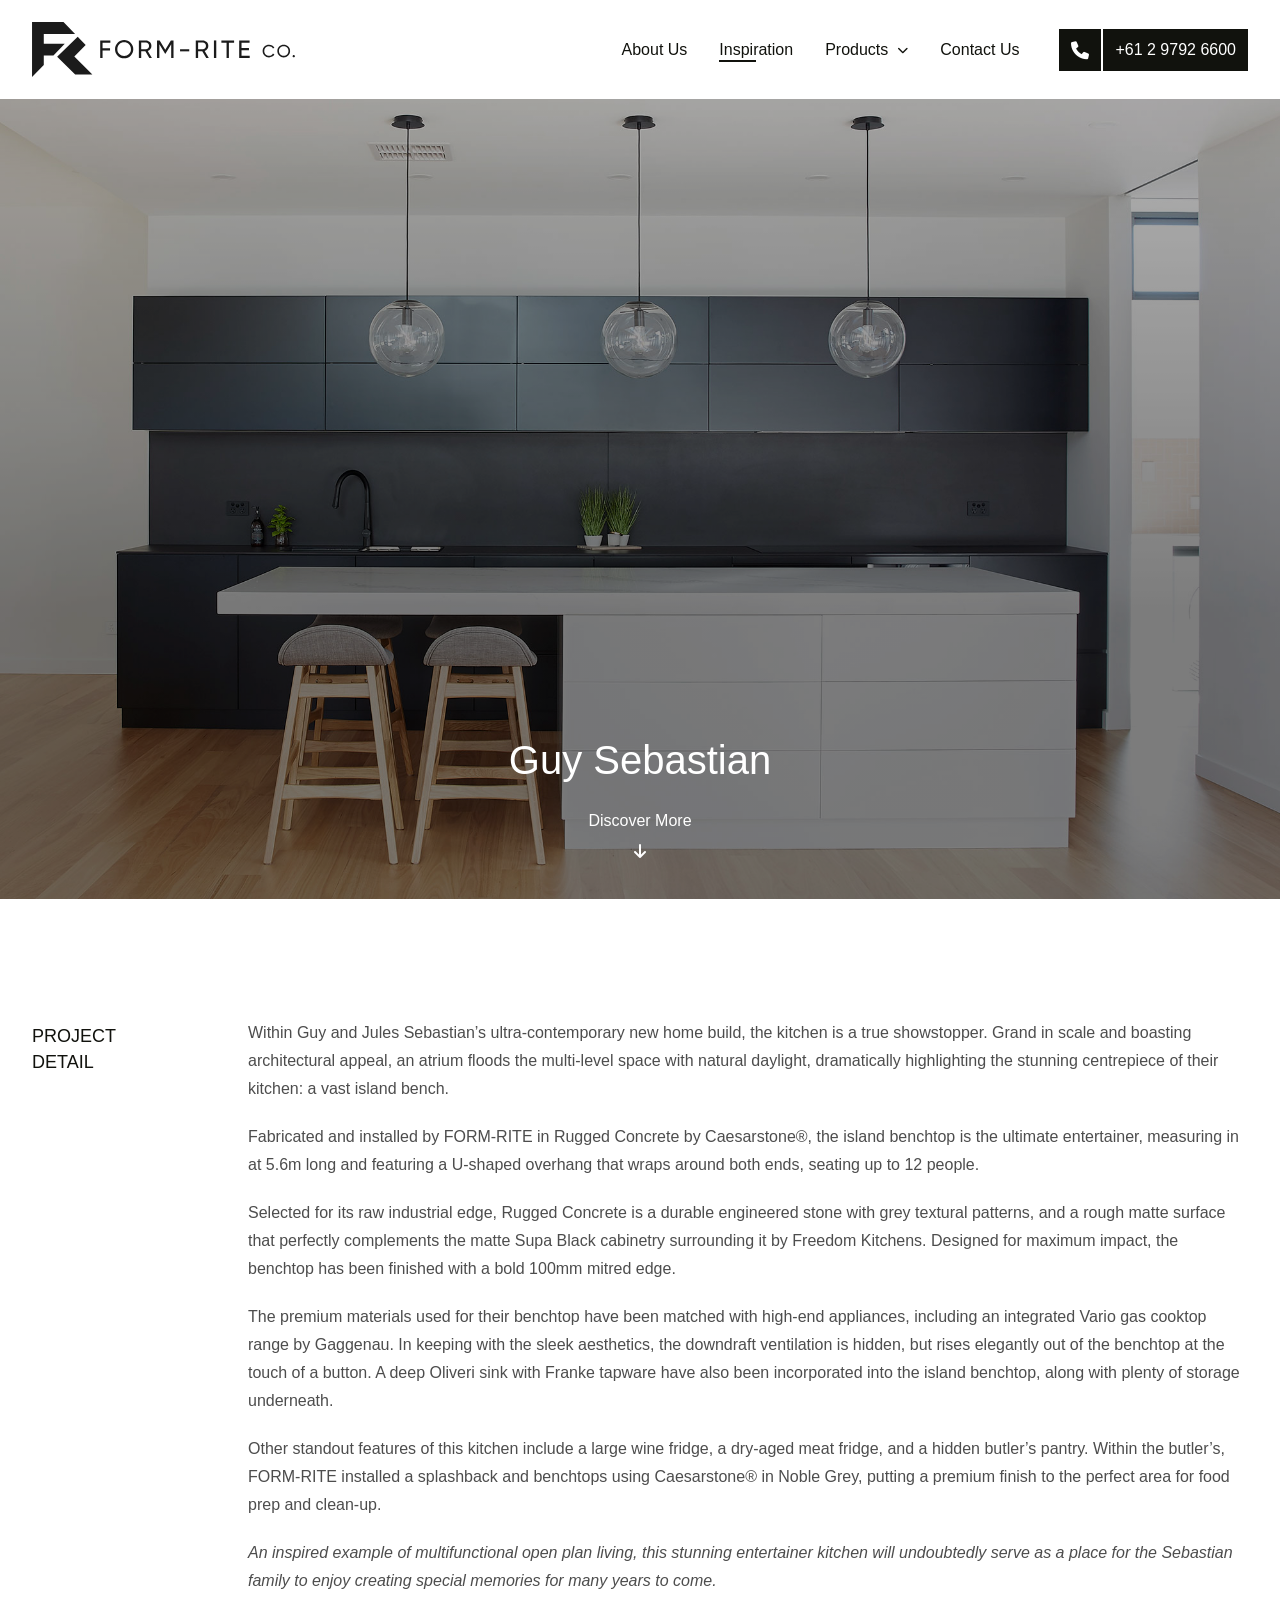
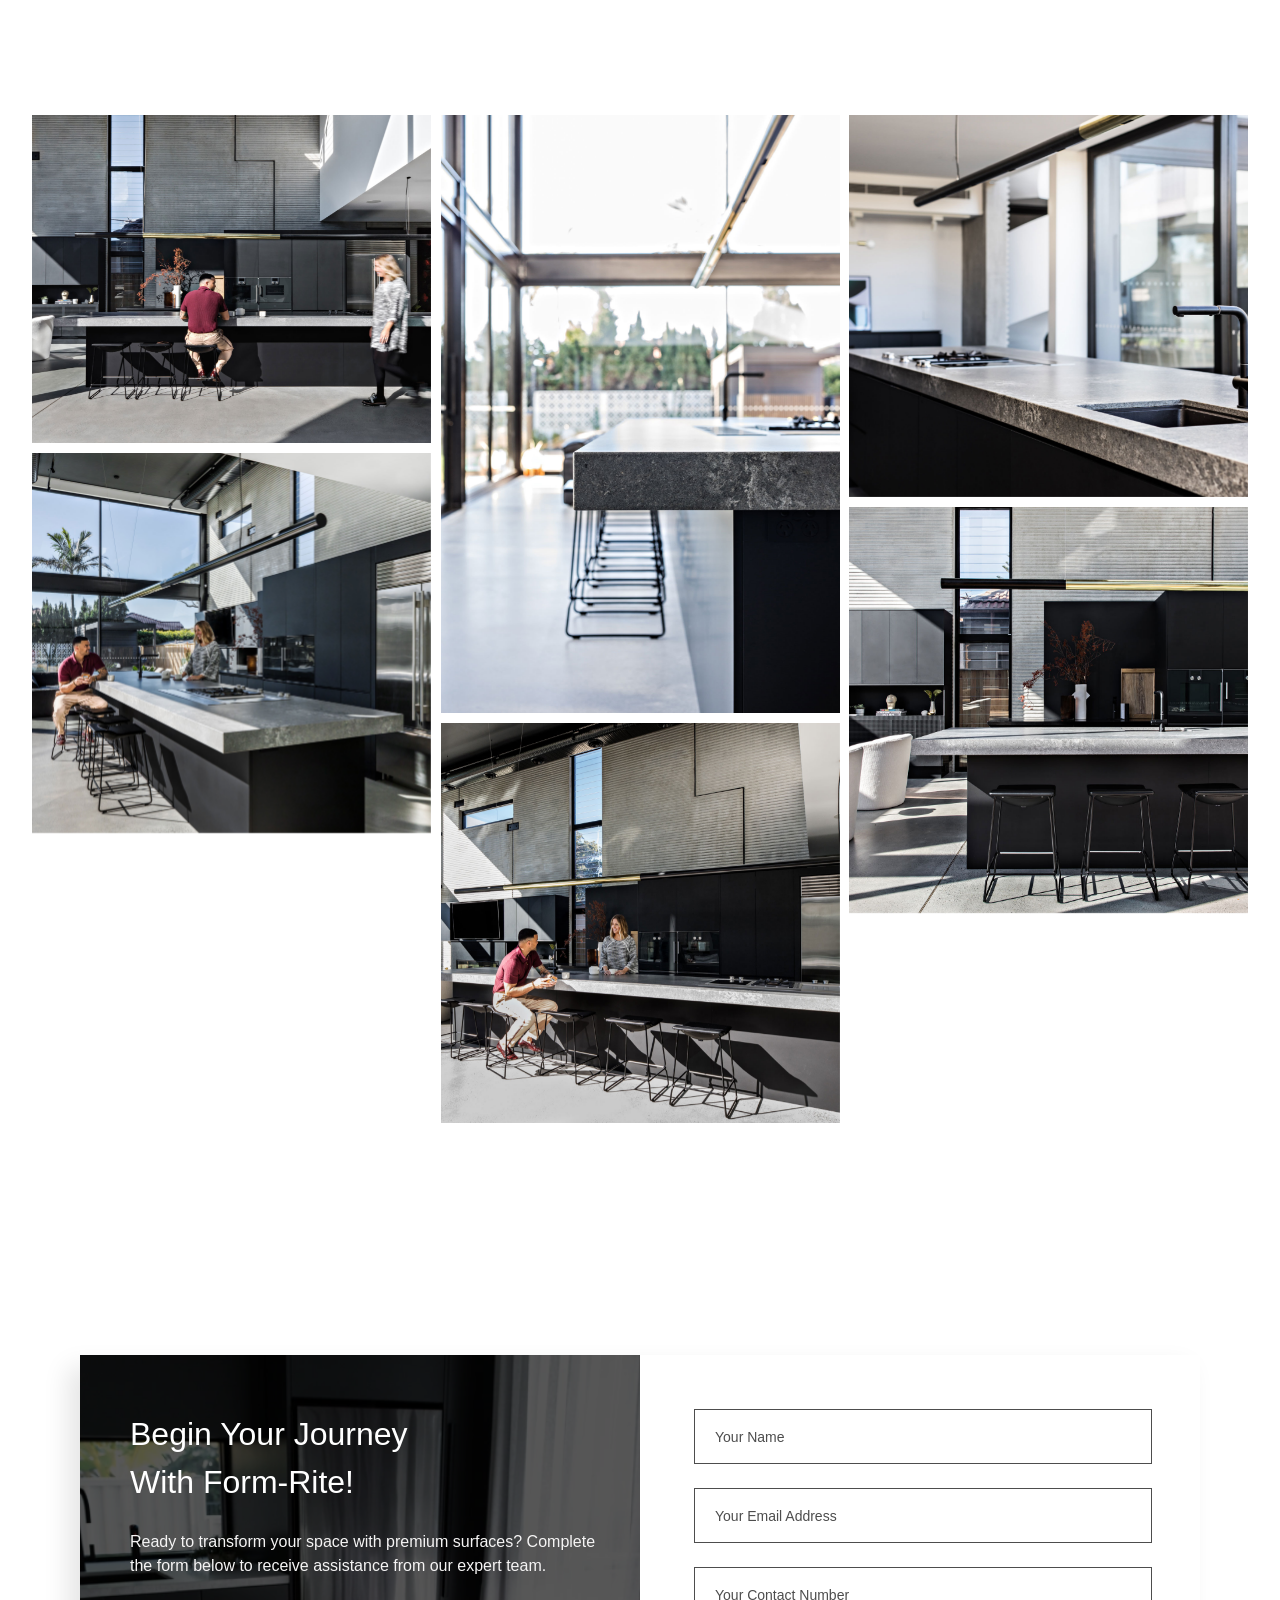
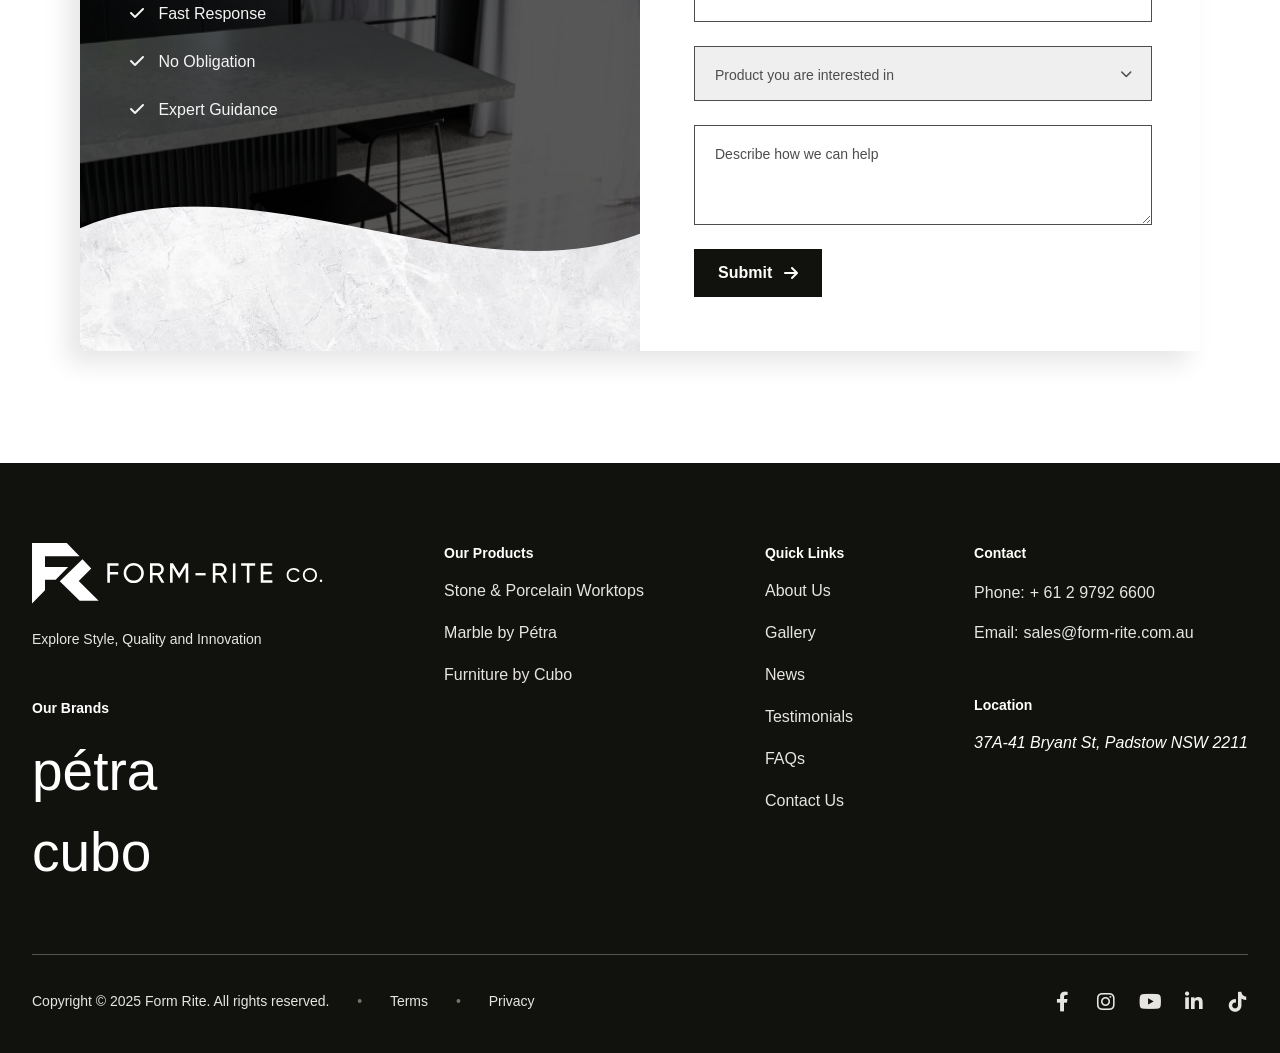
<file: inspiration-detail.html>
<!doctype html>
<html lang="en">
  <head>
    <meta charset="UTF-8" />
    <meta name="viewport" content="width=device-width, initial-scale=1.0" />
    <title>Form-Rite Co. | Quality, Innovation & Craftsmanship</title>
    <!-- Font Awesome for Icons -->
    <link
      rel="stylesheet"
      href="https://cdnjs.cloudflare.com/ajax/libs/font-awesome/6.0.0/css/all.min.css"
    />
    <!-- Splide CSS -->
    <link
      rel="stylesheet"
      href="https://cdn.jsdelivr.net/npm/@splidejs/splide@4.1.4/dist/css/splide.min.css"
    />

    <!-- Splide JS -->
    <script src="https://cdn.jsdelivr.net/npm/@splidejs/splide@4.1.4/dist/js/splide.min.js"></script>

    <!-- CSS  -->
    <link rel="stylesheet" href="./css/base.css" />
    <link rel="stylesheet" href="./css/main.css" />
    <link rel="stylesheet" href="./css/main-responsive.css" />
    <link rel="stylesheet" href="./css/inner-content.css" />
    <link rel="stylesheet" href="./css/animations.css" />
  </head>
  <body class="site-wrapper">
    <!-- HEADER NAVIGATION -->
    <header class="main-header">
      <div class="wrapper">
        <div class="container main-header__inner">
          <div class="main-header__logo">
            <a href="./index.html">
              <img src="./images/Formrite-logo.svg" alt="Form-Rite Co." />
            </a>
          </div>
          <div class="main-header__links">
            <nav class="main-nav">
              <ul class="main-nav__list">
                <li class="main-nav__item">
                  <a href="./about.html" class="main-nav__link"> About Us </a>
                </li>
                <li class="main-nav__item">
                  <a href="./inspiration.html" class="main-nav__link active"
                    >Inspiration</a
                  >
                </li>
                <li class="main-nav__item main-nav__item--dropdown">
                  <span class="main-nav__link">
                    Products
                    <i class="fas fa-chevron-down"></i>
                  </span>
                  <ul class="dropdown-menu">
                    <li>
                      <a href="./product.html" class="dropdown-link">
                        Stone & Porcelain
                      </a>
                    </li>
                    <li>
                      <a href="./product.html" class="dropdown-link">pétra</a>
                    </li>
                    <li>
                      <a href="./product.html" class="dropdown-link">cubo</a>
                    </li>
                  </ul>
                </li>
                <li class="main-nav__item">
                  <a href="./contact.html" class="main-nav__link">Contact Us</a>
                </li>
              </ul>
            </nav>

            <div class="main-header__cta">
              <a href="tel:+61297926600" class="btn--header">
                <i class="fas fa-phone"></i><span>+61 2 9792 6600</span>
              </a>
            </div>
            <button
              class="mobile-nav-toggle"
              aria-label="Toggle navigation"
              id="menu-toggle"
            >
              <i class="fas fa-bars"></i>
            </button>
          </div>
        </div>
      </div>
    </header>

    <!-- HERO SECTION -->
    <section class="hero">
      <img
        src="./images/inspiration-banner.png"
        alt=" Banner Tea"
        class="banner-img"
      />
      <div class="wrapper">
        <div class="container hero__container">
          <div class="hero__content">
            <h1 class="hero__title">Guy Sebastian</h1>
            <a href="#body-content" class="hero__scroll">
              <span class="hero__scroll-text">Discover More</span>
              <i class="fas fa-arrow-down hero__scroll-icon"></i>
            </a>
          </div>
        </div>
      </div>
    </section>
    <section id="body-content"></section>

    <!-- about Product Section  -->

    <section id="inspiration-detail" class="about-section padding-120">
      <div class="wrapper">
        <div class="container">
          <div class="section-split">
            <aside class="section-label">
              <span class="width-120">Project Detail</span>
            </aside>
            <div class="section-content product-detail-para">
              <p class="about-text">
                Within Guy and Jules Sebastian’s ultra-contemporary new home
                build, the kitchen is a true showstopper. Grand in scale and
                boasting architectural appeal, an atrium floods the multi-level
                space with natural daylight, dramatically highlighting the
                stunning centrepiece of their kitchen: a vast island bench.
              </p>
              <p class="about-text">
                Fabricated and installed by FORM-RITE in Rugged Concrete by
                Caesarstone®, the island benchtop is the ultimate entertainer,
                measuring in at 5.6m long and featuring a U-shaped overhang that
                wraps around both ends, seating up to 12 people.
              </p>
              <p class="about-text">
                Selected for its raw industrial edge, Rugged Concrete is a
                durable engineered stone with grey textural patterns, and a
                rough matte surface that perfectly complements the matte Supa
                Black cabinetry surrounding it by Freedom Kitchens. Designed for
                maximum impact, the benchtop has been finished with a bold 100mm
                mitred edge.
              </p>
              <p class="about-text">
                The premium materials used for their benchtop have been matched
                with high-end appliances, including an integrated Vario gas
                cooktop range by Gaggenau. In keeping with the sleek aesthetics,
                the downdraft ventilation is hidden, but rises elegantly out of
                the benchtop at the touch of a button. A deep Oliveri sink with
                Franke tapware have also been incorporated into the island
                benchtop, along with plenty of storage underneath.
              </p>
              <p class="about-text">
                Other standout features of this kitchen include a large wine
                fridge, a dry-aged meat fridge, and a hidden butler’s pantry.
                Within the butler’s, FORM-RITE installed a splashback and
                benchtops using Caesarstone® in Noble Grey, putting a premium
                finish to the perfect area for food prep and clean-up.
              </p>
              <p class="about-text text-italic-500">
                An inspired example of multifunctional open plan living, this
                stunning entertainer kitchen will undoubtedly serve as a place
                for the Sebastian family to enjoy creating special memories for
                many years to come.
              </p>
            </div>
          </div>
        </div>
      </div>
    </section>
    <section class="about-main-section padding-bottom-120">
      <div class="wrapper">
        <div class="container">
          <div class="inspiration-main-images-wrapper">
            <img
              src="./images/guy-sebas/guy-1.png"
              alt="Top Left"
              class="reveal-item"
            />
            <img
              src="./images/guy-sebas/guy-2.png"
              alt="Middle Tall"
              class="reveal-item"
            />
            <img
              src="./images/guy-sebas/guy-3.png"
              alt="Top Right"
              class="reveal-item"
            />
            <img
              src="./images/guy-sebas/guy-4.png"
              alt="Bottom Left Tall"
              class="reveal-item"
            />
            <img
              src="./images/guy-sebas/guy-6.png"
              alt="Bottom Middle"
              class="reveal-item"
            />
            <img
              src="./images/guy-sebas/guy-5.png"
              alt="Bottom Right Tall"
              class="reveal-item"
            />
          </div>
        </div>
      </div>
    </section>

    <!-- CONTACT SECTION -->
    <section class="contact-section">
      <div class="wrapper">
        <div class="container">
          <div class="contact-card">
            <!-- LEFT: Info & Wave -->
            <div class="contact-card__info">
              <div class="contact-card__text-content">
                <h2>Begin Your Journey With Form-Rite!</h2>
                <p>
                  Ready to transform your space with premium surfaces? Complete
                  the form below to receive assistance from our expert team.
                </p>
                <ul class="contact-list">
                  <li><i class="fas fa-check"></i> Fast Response</li>
                  <li><i class="fas fa-check"></i> No Obligation</li>
                  <li><i class="fas fa-check"></i> Expert Guidance</li>
                </ul>
              </div>

              <!-- The Wavy Marble Element -->
              <div class="marble-wave">
                <img src="./images/marble-bg.png" alt="Marble Texture" />
              </div>
            </div>

            <!-- RIGHT: Form -->
            <div class="contact-card__form">
              <form>
                <input type="text" placeholder="Your Name" class="form-input" />
                <input
                  type="email"
                  placeholder="Your Email Address"
                  class="form-input"
                />
                <input
                  type="tel"
                  placeholder="Your Contact Number"
                  class="form-input"
                />

                <div class="select-box">
                  <select class="form-select">
                    <option disabled selected>
                      Product you are interested in
                    </option>
                    <option value="stone">Stone & Porcelain</option>
                    <option value="marble">Pétra</option>
                    <option value="furniture">Cubo</option>
                  </select>
                </div>

                <textarea
                  placeholder="Describe how we can help"
                  class="form-textarea"
                  rows="2"
                ></textarea>

                <button type="submit" class="btn--submit">
                  Submit <i class="fas fa-arrow-right"></i>
                </button>
              </form>
            </div>
          </div>
        </div>
      </div>
    </section>

    <!-- THE WAVE CLIP (Paste this at the bottom of your HTML) -->
    <svg width="0" height="0" style="position: absolute">
      <defs>
        <clipPath id="contact-wave" clipPathUnits="objectBoundingBox">
          <path d="M1,0.2 C0.7,0.7 0.3,-0.3 0,0.2 V1 H1 Z"></path>
        </clipPath>
      </defs>
    </svg>

    <!-- FOOTER -->
    <footer class="main-footer">
      <div class="wrapper">
        <div class="container">
          <div class="footer-grid">
            <div class="footer-brand">
              <a href="./index.html">
                <img
                  src="./images/White-Form-rite_logo.svg"
                  alt="Form-Rite Co."
                  class="footer-logo"
                />
              </a>
              <p class="footer-tagline">
                Explore Style, Quality and Innovation
              </p>
              <div class="footer-sub-brands">
                <h4 class="footer-heading">Our Brands</h4>
                <p class="brand-text">pétra</p>
                <p class="brand-text">cubo</p>
              </div>
            </div>

            <div class="footer-nav-col">
              <h4 class="footer-heading">Our Products</h4>
              <ul class="footer-links">
                <li><a href="#">Stone & Porcelain Worktops</a></li>
                <li><a href="#">Marble by Pétra</a></li>
                <li><a href="#">Furniture by Cubo</a></li>
              </ul>
            </div>

            <div class="footer-nav-col">
              <h4 class="footer-heading">Quick Links</h4>
              <ul class="footer-links">
                <li><a href="./about.html">About Us</a></li>
                <li><a href="#">Gallery</a></li>
                <li><a href="#">News</a></li>
                <li><a href="#">Testimonials</a></li>
                <li><a href="#">FAQs</a></li>
                <li><a href="#">Contact Us</a></li>
              </ul>
            </div>

            <div class="footer-nav-col">
              <h4 class="footer-heading">Contact</h4>
              <p class="footer-contact">
                <span>Phone:</span
                ><a href="tel:+61297926600">+ 61 2 9792 6600</a>
              </p>
              <p class="footer-contact">
                <span>Email:</span>
                <a href="mailto:sales@form-rite.com.au"
                  >sales@form-rite.com.au
                </a>
              </p>
              <h4 class="footer-heading footer-heading--margin">Location</h4>
              <address class="footer-address">
                37A-41 Bryant St, Padstow NSW 2211
              </address>
            </div>
          </div>

          <div class="footer-bottom">
            <div class="footer-legal">
              <p>
                <span class="copyright">
                  Copyright © 2025 Form Rite. All rights reserved. </span
                ><span class="terms-service">
                  <span class="dot-dot">•</span> <a href="#">Terms</a>
                  <span class="dot-dot">•</span> <a href="#">Privacy</a></span
                >
              </p>
            </div>
            <div class="footer-socials">
              <a href="#"><i class="fab fa-facebook-f"></i></a>
              <a href="#"><i class="fab fa-instagram"></i></a>
              <a href="#"><i class="fab fa-youtube"></i></a>
              <a href="#"><i class="fab fa-linkedin-in"></i></a>
              <a href="#"><i class="fab fa-tiktok"></i></a>
            </div>
          </div>
        </div>
      </div>
    </footer>
    <script src="./js/dropdown.js"></script>
    <script src="./js/main.js"></script>
    <script src="./js/animations.js"></script>
  </body>
</html>
</file>
<file: css/base.css>
@import url("https://fonts.cdnfonts.com/css/almarai");
@import url("https://fonts.cdnfonts.com/css/inter");
@import url("https://fonts.cdnfonts.com/css/futura-lt");

:root {
  /* Font  */
  --heading-font: "Almarai", sans-serif;
  --body-font: "Inter", sans-serif;
  --beautiful-font: "Futura LT", sans-serif;
  /* Colors  */
  --color-black: #11120d;
  --color-dark-gray: #4d4d4d;
  --color-beige: #dfd8cf;
  --color-white: #ffffff;
  --footer-text-white: #e7e5e4;
  --form-text-white: #f5f4f4;
  /* Golbal padding  */
  --container-width: 1216px;
  --container-margin: 0 auto;
  --container-padding: 0 2rem;

  /* section padding  */
  --padding-120: 12rem 0;
  --padding-80: 8rem 0;
  --section-split: 9.6rem;
  /* Nav  */
  --navbar-height: 10rem;
  --navbar-padding: 2.2rem 0;
  /* Icon  */
  --icon-size: 1.8rem;
  /* Transition  */
  --transition: all 0.3s ease;
}

* {
  box-sizing: border-box;
  margin: 0;
  padding: 0;
}
html {
  font-size: 62.5%;
  scroll-behavior: smooth;
  /* Prevent Safari from overriding font sizes */
  -webkit-text-size-adjust: 100%;
}
/* Animation  */

/* --- Base Body Styles --- */

body {
  font-family: var(--body-font);
  font-size: 1.6rem; /* Becomes 16px due to 62.5% html font-size */
  line-height: 1.5;
  background-color: var(--color-white);
  color: var(--color-black);
  -webkit-font-smoothing: antialiased;
  -moz-osx-font-smoothing: grayscale;
}

/* --- Typography --- */
h1,
h2,
h3 {
  font-family: var(--heading-font);
  color: var(--color-black);
  font-weight: 400;
  letter-spacing: 0;
  vertical-align: middle;
}

h1 {
  font-size: 4rem;
  line-height: 5rem;
  text-align: center;
}
h2 {
  font-size: 3.6rem;
  line-height: 4.8rem;
  text-transform: uppercase;
}
h3 {
  font-size: 3.2rem;
  line-height: 4.8rem;
  text-transform: capitalize;
}
h4 {
  font-family: var(--heading-font);
  font-weight: 700;
  font-size: 1.4rem;
  line-height: 2rem;
  letter-spacing: 0;
  margin-bottom: 1.6rem;
}
p {
  font-family: var(--body-font);
  font-weight: 400;
  font-size: 1.6rem;
  line-height: 2.8rem;
  letter-spacing: 0;
  vertical-align: middle;
  color: var(--color-dark-gray);
}
.section-label {
  max-width: 216px;
  width: 100%;
  padding-top: 0.4rem;
  font-weight: 400;
  font-size: 1.8rem;
  line-height: 2.6rem;
  letter-spacing: 0%;
  text-transform: uppercase;
}
.section-heading--white {
  color: var(--color-white);
}
/* --- Interactive Elements --- */
a {
  text-decoration: none;
  color: inherit;
  transition: opacity 0.3s ease;
}

button {
  cursor: pointer;
  border: none;
  font-family: inherit;
}

/* --- Utility Classes --- */
.bg-dark {
  background-color: var(--color-black);
  color: var(--color-white);
}

.text-center {
  text-align: center;
}

/* --- Responsive Helpers --- */
@media (max-width: 1024px) {
  :root {
    --container-padding: 0 2rem;
    --padding-120: 9rem 0;
    --padding-80: 6rem 0;
    --section-split: 6rem;
  }
  h2 {
    font-size: 2.8rem;
  }
}
@media (max-width: 768px) {
  :root {
    --container-padding: 0 2rem; /* Reduce padding on mobile */
    --padding-120: 6rem 0;
    --padding-80: 4rem 0;
    --section-split: 4rem;
  }

  h1 {
    font-size: 2.8rem;
    line-height: 3.8rem;
  }
  h2 {
    font-size: 2.4rem;
    line-height: 3.8rem;
  }
  .section-label {
    font-size: 1.6rem;
  }
}
@media (max-width: 480px) {
  :root {
    --padding-120: 4rem 0;
    --padding-80: 3rem 0;
    --section-split: 3rem;
  }
}

/* --- Image Reset --- */
img {
  max-width: 100%;
  display: block;
}
.wrapper {
  padding: var(--container-padding);
}
.container {
  max-width: var(--container-width);
  margin: var(--container-margin);
}
.btn {
  background: var(--color-black);
  color: var(--color-white);
  padding: 1.3rem;
}
.padding-80 {
  padding: var(--padding-80);
}

.padding-120 {
  padding: var(--padding-120);
}
.padding-bottom-120 {
  padding: 0 0 var(--padding-120);
}
</file>
<file: css/main.css>
/* Header  */
.main-header {
  max-height: var(--navbar-height);
  padding: var(--navbar-padding);
  position: relative;
  z-index: 1000;
  background-color: var(--color-white); /* Ensures header is solid */
}

.main-header__inner {
  display: flex;
  justify-content: space-between;
  align-items: center;
}

.main-header__logo img {
  width: 100%;
  max-width: 100%;
  height: 55px;
  object-fit: contain;
  object-position: center left;
}
.main-header__links {
  display: flex;
  align-items: center;
}
.main-nav__list {
  list-style: none;
  display: flex;
  align-items: center;
  gap: 3.2rem;
  margin-right: 4rem;
}

.main-nav__item {
  font-weight: 500;
  font-size: 1.6rem;
  line-height: 2.4rem;
  letter-spacing: 0;
}
.main-nav__link {
  display: flex;
  align-items: center;
  position: relative;
  transition: var(--transition);
  cursor: pointer;
}
.main-nav__link::after {
  content: "";
  position: absolute;
  bottom: 0;
  left: 0; /* Move to the middle */
  width: 0; /* Start hidden */
  height: 2px; /* Thickness */
  background-color: var(--color-black); /* Your palette color */
  transition: width 0.3s ease-in-out;
}

.main-nav__link:hover::after,
.main-nav__link.active::after {
  width: 50%; /* This defines the "half underline" */
}
.btn--header {
  display: flex;
  align-items: center;
  gap: 2px;
}
.btn--header i {
  /* 1. Make it a fixed-size square box */
  display: inline-flex;
  align-items: center;
  justify-content: center;
  width: 4.2rem;
  height: 4.2rem;

  /* 2. Control the icon (glyph) size */
  font-size: var(--icon-size);

  line-height: 1;

  vertical-align: middle;

  background: var(--color-black);
  color: var(--color-white);
}
.btn--header span {
  display: inline-flex;
  align-items: center;
  justify-content: center;
  height: 4.2rem;
  background: var(--color-black);
  color: var(--color-white);
  font-weight: 500;
  font-size: 1.6rem;
  line-height: 2.4rem;
  letter-spacing: 0;
  padding: 0 1.2rem;
}
.btn--header:hover i,
.btn--header:hover span {
  opacity: 0.9;
}

/* DropDOwn  */

.main-nav__link i {
  padding-left: 1rem;
  font-size: 1.1rem;
  align-items: center;
}

/* 1. Parent Positioning */
.main-nav__item--dropdown {
  position: relative; /* Anchor for the absolute dropdown */
}

/* 2. Dropdown Container */
.dropdown-menu {
  position: absolute;
  top: 100%; /* Sits directly below the link */
  left: 0;
  width: 18rem;
  background-color: var(--color-white);
  list-style: none;
  box-shadow: 0 10px 25px rgba(0, 0, 0, 0.1);

  /* Animation: Start hidden and slightly lower */
  opacity: 0;
  visibility: hidden;
  transform: translateY(10px);
  transition: all 0.3s ease;
  z-index: 100;
}

/* 3. Show on Hover */
.main-nav__item--dropdown:hover .dropdown-menu {
  opacity: 1;
  visibility: visible;
  transform: translateY(0);
}

/* 4. Dropdown Individual Links */
.dropdown-link {
  display: block;
  padding: 1rem 2.5rem;
  text-decoration: none;
  font-weight: 500;
  font-size: 1.5rem;
  line-height: 2rem;
  letter-spacing: 0;
  transition: background 0.2s ease;
}

.dropdown-link:hover {
  background-color: var(--color-black);
  color: var(--color-white);
}

/* 5. Handle the Chevron Icon */
.nav-icon {
  font-size: 1.2rem; /* Smaller than the 4.2rem buttons */
  margin-left: 8px;
  transition: transform 0.3s ease;
}

/* Rotate chevron when parent is hovered */
.main-nav__item--dropdown:hover .nav-icon {
  transform: rotate(180deg);
}

/* Ensure the half-underline doesn't cover the whole width including icon */
.main-nav__item--dropdown .main-nav__link::after {
  max-width: 60px; /* Optional: limits the underline length on the dropdown trigger */
}

/* Banner Section  */

.hero {
  position: relative;
  /* Calculate height: 100% viewport height minus navbar */
  height: calc(100vh - var(--navbar-height));
  width: 100%;
  overflow: hidden;
  display: flex;
  align-items: end;
  padding: 4rem 0;
  background: linear-gradient(
    360deg,
    rgba(0, 0, 0, 0.3) 36.5%,
    rgba(0, 0, 0, 0) 100%
  );
}

.banner-img {
  position: absolute;
  top: 0;
  left: 0;
  width: 100%;
  height: 100%;
  /* This makes the img behave like a background-cover */
  object-fit: cover;
  object-position: center;
  z-index: -1; /* Pushes image behind the text */
}

/* Optional: Add a dark overlay so text is easier to read */
.hero::before {
  content: "";
  position: absolute;
  top: 0;
  left: 0;
  width: 100%;
  height: 100%;
  background: rgba(0, 0, 0, 0.3); /* Subtle dark tint */
  z-index: 0;
}

.hero .wrapper {
  position: relative;
  z-index: 1; /* Ensures content stays above the image and overlay */
  width: 100%;
}

.hero__content {
  color: var(--color-white);
  text-align: center;
}

.hero__title {
  color: var(--color-white); /* Override default if needed */
  margin-bottom: 2.4rem;
}

/* Scroll Section Styles */
.hero__scroll {
  display: inline-flex;
  flex-direction: column;
  align-items: center;
  gap: 0.8rem;
  cursor: pointer;
}

.hero__scroll-text {
  font-family: var(--body-font);
  font-size: 1.6rem;
  letter-spacing: 0;
  font-weight: 500;
  line-height: 2.4rem;

  /* FIX 1: Add relative positioning so the line stays under the text */
  position: relative;
  padding-bottom: 2px; /* Give the line some breathing room */
  display: inline-block; /* Ensures the span respects height/padding */
}
.link-arrow {
  display: flex;
  align-items: center;
  gap: 1.2rem;
  /* FIXES */
  width: fit-content; /* Only as wide as the text + icon */
  position: relative; /* Anchor the absolute ::after to this element */
  text-decoration: none; /* Remove default link underline */
  color: inherit;
}
.hero__scroll-text::after,
.footer-links a::after,
.footer-contact a::after,
.link-arrow::after {
  content: "";
  position: absolute;
  bottom: 0;
  left: 0;
  width: 0;
  height: 1px;
  background-color: var(--color-white);
  transition: width 0.3s ease-in-out;
}

/* FIX 2 & 3: Match the class name and add :hover */
.hero__scroll:hover .hero__scroll-text::after,
.footer-links a:hover::after,
.footer-contact a:hover::after,
.link-arrow:hover::after {
  width: 100%; /* Or 50% if you still want the half-underline look */
}

.hero__scroll-icon {
  font-size: 1.6rem;
  animation: bounce 2s infinite;
  color: var(--color-white); /* Ensure it is visible against the banner */
}

@keyframes bounce {
  0%,
  20%,
  50%,
  80%,
  100% {
    transform: translateY(0);
  }
  40% {
    transform: translateY(-5px);
  }
  60% {
    transform: translateY(-3px);
  }
}

/* Footer Section  */

.main-footer {
  background: var(--color-black);
  color: var(--color-white);
  padding: 8rem 0 4rem;
}
.footer-grid {
  display: flex;
  flex-wrap: wrap;
  gap: 3rem 2rem;
  justify-content: space-between;
  align-items: flex-start;
  padding-bottom: 6.4rem;
  border-bottom: 1px solid #57534e;
}
.footer-logo {
  max-width: 291px;
  width: 100%;
  height: auto;
  margin-bottom: 2.4rem;
}
.footer-tagline {
  font-weight: 400;
  font-size: 1.4rem;
  line-height: 2.2rem;
  letter-spacing: 0;
  color: var(--footer-text-white);
  margin-bottom: 4.8rem;
}
.footer-sub-brands p {
  font-family: var(--beautiful-font);
  font-weight: 400;
  font-size: 5.5rem;
  line-height: 7.5rem;
  letter-spacing: 4%;
  color: var(--color-white);
}
.footer-sub-brands p + p {
  margin-top: 6px;
}

.footer-links {
  list-style: none;
  display: flex;
  flex-direction: column;
  gap: 1.6rem;
}
.footer-contact span {
  font-family: var(--body-font);
  font-weight: 400;
  font-size: 1.6rem;
  line-height: 2.4rem;
  color: var(--footer-text-white);
  display: inline-block;
  padding-right: 0.5rem;
}
.footer-contact + .footer-contact {
  margin-top: 1.4rem;
  display: flex;
}
.footer-links a,
.footer-contact a {
  position: relative;
  display: inline-block;
  padding-bottom: 2px;
  font-family: var(--body-font);
  font-weight: 400;
  font-size: 1.6rem;
  line-height: 2.4rem;
  letter-spacing: 0;
  color: var(--footer-text-white);
}

.footer-heading--margin {
  margin-top: 4.8rem;
}

.footer-bottom {
  display: flex;

  justify-content: space-between;
  align-items: center;
  padding-top: 3.4rem;
}

.footer-legal p {
  font-weight: 400;
  font-size: 1.4rem;
  line-height: 2rem;
  letter-spacing: 0;
  color: var(--footer-text-white);
}
.footer-legal .dot-dot {
  display: inline-block;
  color: #79716b;
  padding: 0 2.4rem;
}

.footer-socials {
  display: flex;
  align-items: center;
  gap: 2.4rem;
}

.footer-socials i {
  display: inline-flex;
  align-items: center;
  justify-content: center;
  width: 2rem;
  height: 2rem;
  font-size: 2rem;
  line-height: 1;

  vertical-align: middle;
  color: var(--footer-text-white);
}

/* Contact Section  */

.contact-section {
  background-image: url("../images/marble-bg.png");
  background-size: cover;
  background-repeat: no-repeat;
  background-position: center;
  background-attachment: fixed;
  padding: 11.2rem 0;
}

/* The Main Card */
.contact-card {
  display: grid;
  grid-template-columns: 1fr 1fr;
  background-color: var(--color-white);
  box-shadow: -12px 12px 24px 0px #0000001a;
  max-width: 1120px;
  margin: 0 auto;
}

/* Left Black Info Side */
.contact-card__info {
  background-image: url("../images/form-bg-main.webp");
  background-repeat: no-repeat;
  background-size: cover;

  color: var(--color-white);
  position: relative;
  display: flex;
  flex-direction: column;
  overflow: hidden;
}

.contact-card__info::before {
  content: "";
  position: absolute;
  top: 0;
  left: 0;
  width: 100%;
  height: 100%;
  background: rgba(0, 0, 0, 0.66); /* Subtle dark tint */
  z-index: 0;
}

.contact-card__text-content {
  z-index: 2;
  padding: 5.5rem 4rem 18rem 5rem;
}

.contact-card__text-content h2 {
  color: var(--color-white);
  font-weight: 400;
  font-size: 3.2rem;
  line-height: 4.8rem;
  letter-spacing: 0;
  max-width: 34rem;
  text-transform: capitalize;
  margin-bottom: 2.4rem;
}
.contact-card__text-content p {
  color: var(--form-text-white);
  font-weight: 400;
  font-size: 1.6rem;
  line-height: 2.4rem;
  letter-spacing: 0%;
  margin-bottom: 2.4rem;
}
.contact-list {
  list-style: none;
}
.contact-list li {
  font-weight: 400;
  font-size: 1.6rem;
  line-height: 2.4rem;
  letter-spacing: 0%;
  color: var(--form-text-white);
  margin-bottom: 2.4rem;
}
.contact-list i {
  display: inline-block;
  margin-right: 1rem;
}

/* The Wavy Marble Texture */
.marble-wave {
  position: absolute;
  /* 1. Pull the container slightly outside the bounds to cover sub-pixel gaps */
  bottom: -1px;
  left: -1px;
  right: -1px; /* Setting right: -1px instead of width: 100% is more stable */

  /* 2. Increase height slightly to compensate for bottom: -1px */
  height: calc(25% + 2px);

  /* 3. Force zero line-height to prevent inline-block ghost spacing */
  line-height: 0;
  font-size: 0;
}

.marble-wave img {
  width: 100%;
  height: 100%;
  object-fit: cover;
  display: block; /* Removes the default bottom gap for images */

  /* 4. The "Scale Hack" - slightly zoom the image to ensure the clip-path 
        reaches the absolute edge of the container pixels */
  transform: scale(1.02);
  transform-origin: bottom left;

  clip-path: url(#contact-wave);
}

/* Right Form Side */
.contact-card__form {
  padding: 5.4rem 4.8rem 5.4rem 5.4rem;
}

.form-input,
.form-select,
.form-textarea {
  width: 100%;
  padding: 1.15rem 2rem;
  margin-bottom: 2.4rem;
  border: 1px solid var(--color-dark-gray);
  font-family: var(--body-font);
  font-weight: 400;
  font-size: 1.4rem;
  line-height: 3.2rem;
  letter-spacing: 0%;
  vertical-align: middle;
  color: var(--color-dark-gray);
  height: 5.5rem;
}
.form-input::placeholder,
.form-textarea::placeholder,
.form-select:invalid,
.form-select option[value=""][disabled] {
  color: var(--color-dark-gray);
}
.form-textarea {
  height: 10rem;
}
/* 1. Hide the default browser arrow */
.form-select {
  appearance: none;
  -webkit-appearance: none;
  -moz-appearance: none;

  /* Add extra right padding so text doesn't hit the icon */
  padding-right: 4.5rem !important;
  cursor: pointer;
}

/* 2. Position the parent container */
.select-box {
  position: relative;
  width: 100%;
}

/* 3. Add the Font Awesome Icon */
.select-box::after {
  /* This is the Font Awesome 'Chevron Down' Unicode */
  content: "\f078";
  font-family: "Font Awesome 6 Free";
  font-weight: 900; /* Required for solid icons */

  /* Positioning */
  position: absolute;
  right: 2rem; /* Match your input horizontal padding */
  top: 50%;
  transform: translateY(-50%);

  /* Styling */
  font-size: 1.2rem;
  color: var(--color-dark-gray);

  /* CRITICAL: Allows clicks to pass through to the select menu */
  pointer-events: none;

  /* Small adjustment to account for your line-height/padding offset */
  margin-top: -1.2rem;
}

/* 4. Optional: Change icon color on hover */
.select-box:hover::after {
  color: var(--color-black);
}
.select-box:focus-within::after {
  color: var(--color-black);
}
/* Submit Button */
.btn--submit {
  display: flex;
  align-items: center;
  gap: 1.2rem;
  background-color: var(--color-black);
  color: var(--color-white);
  padding: 1.2rem 2.4rem;
  font-weight: 600;
  font-size: 1.6rem;
  line-height: 2.4rem;
  cursor: pointer;
  width: fit-content;
}
.btn--submit:hover {
  opacity: 0.9;
}
.form-input:focus,
.form-select:focus,
.form-textarea:focus {
  /* 1. This removes the default blue outline */
  outline: 1px solid var(--color-black);
}

/* Ensure the transition is smooth (add this to the base styles of the inputs) */
.form-input,
.form-select,
.form-textarea {
  transition: all 0.2s ease-in-out;
}
</file>
<file: css/main-responsive.css>
/* --- Mobile Menu Styles --- */

/* Hide hamburger by default on desktop */
.mobile-nav-toggle {
  display: none;
  background: transparent;
  color: var(--color-black);
  border: none;
  width: auto;
  height: 4.2rem;
  font-size: 2.5rem;
  cursor: pointer;
  align-items: center;
  justify-content: center;
  transition: opacity 0.3s ease;
  margin-left: 2.5rem; /* Space between CTA and Hamburger */
}

.mobile-nav-toggle:hover {
  opacity: 0.9;
}

/* --- Breakpoint: 1024px --- */
@media (max-width: 1024px) {
  /* Hide the desktop navigation links */
  .main-nav {
    display: none;
  }

  /* Show the hamburger menu */
  .mobile-nav-toggle {
    display: flex;
  }

  /* Remove the large margin you had on the nav list */
  .main-nav__list {
    margin-right: 0;
  }
  .main-header__logo img {
    height: 40px;
  }

  .main-nav__link:hover::after,
  .main-nav__link.active::after {
    width: 0; /* This defines the "half underline" */
  }
  .main-nav__link:hover {
    background: var(--color-black);
    color: var(--color-white);
  }
}

@media (max-width: 1024px) {
  /* 1. The Curtain */
  .main-nav {
    position: fixed;
    /* Adjust top to match your logic so there is no gap */
    top: calc(var(--navbar-height) - 13px);
    left: 0;
    width: 100%;

    /* Apply your specific height calculation */
    height: calc(100vh - calc(var(--navbar-height) - 13px));

    background-color: var(--color-white);
    display: flex;
    flex-direction: column;
    justify-content: flex-start;
    align-items: flex-start;
    z-index: 999;

    /* Falling effect */
    transform: translateY(-150%); /* Start high to stay hidden */
    transition: transform 0.5s cubic-bezier(0.77, 0, 0.175, 1);

    /* Enable internal scrolling if the menu links are longer than the screen */
    overflow-y: auto;
    -webkit-overflow-scrolling: touch;
  }

  .nav-open .main-nav {
    transform: translateY(0);
  }

  /* 2. The List and Items */
  .main-nav__list {
    flex-direction: column;
    align-items: flex-start; /* Left align */
    gap: 0; /* Use padding on links instead for better hit area */
    width: 100%; /* Make list full width */
    margin-right: 0;
  }

  .main-nav__item {
    width: 100%; /* Block behavior */
    border-bottom: 1px solid #eee; /* Optional: adds separation */
  }

  .main-nav__link {
    display: flex; /* Flex to keep text and icon on same line */
    justify-content: space-between; /* Icon to the far right */
    width: 100%;
    padding: 1.6rem 2rem; /* Large clickable area */
    font-size: 1.6rem;
    text-align: left;
  }

  /* 3. Mobile Dropdown Adjustments */
  .main-nav__item--dropdown .dropdown-menu {
    position: static;
    width: 100%;
    opacity: 1;
    visibility: visible;
    transform: none;
    box-shadow: none;
    max-height: 0;
    overflow: hidden;
    transition: max-height 0.3s ease;
    background-color: #f9f9f9; /* Subtle background for dropdown area */
  }

  .main-nav__item--dropdown.active .dropdown-menu {
    max-height: 300px;
    padding-bottom: 1rem;
  }

  .dropdown-link {
    padding: 1.5rem 2rem;
    width: 100%;
    display: block;
  }
}

/* Hide CTA on small phones */
@media (max-width: 768px) {
  .main-header__cta {
    display: none;
  }
}

/* Prevent scrolling when menu is open */
body.menu-is-open {
  overflow: hidden;
  height: 100vh;
  /* Optional: prevents page content from jumping if scrollbar disappears */
  touch-action: none;
}

@media (min-width: 769px) and (max-width: 1024px) {
  /* Hero Section Responsive  */
  .hero {
    height: calc(100vh - calc(var(--navbar-height) - 13px));
  }
  .main-footer {
    padding: 6rem 0 3rem;
  }
  .footer-brand {
    display: block;
    width: 100%;
    text-align: center;
  }
  .footer-logo {
    margin-left: auto;
    margin-right: auto;
  }
  .footer-bottom {
    flex-direction: column;
    gap: 2rem;
  }
  .footer-sub-brands p {
    font-family: var(--beautiful-font);
    font-weight: 400;
    font-size: 5.5rem;
    line-height: 6rem;
    letter-spacing: 4%;
    color: var(--color-white);
  }
}
@media (max-width: 600px) {
  .footer-legal p {
    display: flex;
    flex-direction: column;
    gap: 1rem;
  }
  .terms-service .dot-dot:first-of-type {
    display: none;
  }
}
@media (max-width: 768px) {
  .hero {
    height: calc(100vh - calc(var(--navbar-height) - 13px));
  }
  .footer-grid {
    flex-direction: column;
    padding-bottom: 4rem;
  }
  .main-footer {
    padding: 4rem 0 2rem;
  }
  .footer-heading--margin {
    margin-top: 3rem;
  }
  .footer-bottom {
    padding-top: 2rem;
    flex-direction: column;
    gap: 2rem;
  }
  .footer-legal p {
    width: 100%;
    text-align: center;
  }
  .contact-card {
    grid-template-columns: 1fr;
  }
  .contact-card__text-content {
    padding: 3rem 2rem 15rem 2rem;
  }
  .contact-card__form {
    padding: 3rem 2rem;
  }
  .contact-section {
    padding: 0;
  }
  .contact-section .wrapper {
    padding: 0;
  }
  .form-input,
  .form-select,
  .form-textarea {
    margin-bottom: 2rem;
  }
  .marble-wave {
    height: 20%;
  }
}
@media (max-width: 480px) {
  .contact-card__text-content {
    padding: 2rem 2rem 10rem 2rem;
  }
  .contact-card__form {
    padding: 2rem;
  }
  .contact-section {
    padding: 0;
  }
  .form-input,
  .form-select,
  .form-textarea {
    margin-bottom: 1rem;
  }
  .marble-wave {
    height: 15%;
  }
}
</file>
<file: css/inner-content.css>
/* About Section  */

.section-split {
  display: flex;
  justify-content: space-between;
  gap: 2rem 0rem;
}

.about-section-heading {
  max-width: 592px;
  padding-bottom: 6.2rem;
}

.section-content {
  max-width: 1000px;
  width: 100%;
}

.about-grid {
  display: grid;
  grid-template-columns: 1fr 1fr;
  justify-content: space-between;
  gap: clamp(3rem, 4.5vw, 6.4rem);
}

@media (max-width: 1024px) {
  .about-grid {
    grid-template-columns: 1fr;
    gap: 1rem;
  }
  .about-section-heading {
    padding-bottom: 2rem;
  }
}

@media (max-width: 768px) {
  .section-split {
    flex-wrap: wrap;
    flex-direction: column;
  }
  .about-section-heading {
    max-width: 400px;
  }
}

/* Image Gallery  */
.image-gallery {
  padding: 1.2rem 0;
}

.gallery-img {
  width: 100%;

  object-fit: cover;
  display: block;
  aspect-ratio: 35/20;
}

/* Inspiration Section  */

.inspiration-section {
  background: var(--color-black);
  color: var(--color-white);
}

.section-split-inspiration {
  display: grid;
  grid-template-columns: 66fr 78fr;
  align-items: stretch;
  position: relative;
}
.left-inspiration {
  height: 100%; /* Ensures the 'track' for the sticky element is the full section height */
}

.project-card__image-wrapper {
  aspect-ratio: 78 / 40;
  width: 100%;
  overflow: hidden;
  display: block;
  margin-bottom: 2.4rem;
}

.project-card__image-wrapper img {
  width: 100%;
  height: 100%;
  object-fit: cover;
  display: block;
  /* Remove the animation properties */
  will-change: transform; /* Helps performance */
  transition: transform 0.1s linear; /* Keeps the zoom feeling smooth */
}
.left-inspiration {
  margin-left: 2rem;
}
.inspiration-sidebar {
  max-width: 502px;
  margin: 4rem 4.6rem 0 auto;
  position: -webkit-sticky; /* For Safari */
  position: sticky;

  /* Where it stops relative to the top of the screen */
  top: 3.5rem;

  /* Important: Do NOT set height: 100% here. 
     The sidebar should only be as tall as its own content. */
  height: fit-content;
}
.inspiration-sidebar span {
  display: block;
  margin-bottom: 3.2rem;
}
.inspiration-sidebar h2 {
  max-width: 400px;
  margin-bottom: 9.2rem;
}
.project-list {
  display: flex;
  flex-direction: column;
  gap: 6.4rem;
}

.project-card__meta {
  display: block;
  font-weight: 400;
  font-size: 14px;
  line-height: 20px;
  letter-spacing: 0%;
  color: #dfd8cf;
  margin-bottom: 1.6rem;
}

.project-card__title {
  font-size: 2.4rem;
  line-height: 2.7rem;
  color: var(--color-white);
  display: flex;
  align-items: center;
  gap: 1.6rem;

  /* CRITICAL: Shrink the hit-area to the size of text + icon */
  width: fit-content;
  position: relative;
  padding-bottom: 2px;
}

/* The Underline */
.project-card__title::after {
  content: "";
  position: absolute;
  bottom: 0;
  left: 0;
  width: 0;
  height: 1px; /* Slightly thicker for headings */
  background-color: var(--color-white);
  transition: width 0.3s ease-in-out;
}
.project-card:hover .project-card__title::after {
  width: 100%;
}
.project-card__title span {
  display: inline-block;
}

.project-card__title i {
  display: inline-block;
  rotate: -45deg;
  height: 1.4rem;
  width: 1.4rem;
  font-size: 1.8rem;
}

@media (max-width: 1024px) {
  .inspiration-section .wrapper {
    padding: 0;
  }
  .section-split-inspiration {
    grid-template-columns: 1fr;
  }
  .inspiration-sidebar {
    max-width: 100%;
    margin: 0 0 4rem;
  }
  .project-card {
    margin: 0 2rem;
  }
  .inspiration-sidebar h2 {
    margin-bottom: 2rem;
  }
  .project-list {
    gap: 3rem;
  }
}

@media (max-width: 768px) {
  .section-split-inspiration {
    grid-template-columns: 1fr;
  }
  .inspiration-sidebar {
    max-width: 100%;
    margin: 0 0 4rem;
  }
  .project-card {
    margin: 0 2rem;
  }
  .inspiration-sidebar h2 {
    margin-bottom: 2rem;
  }
  .project-list {
    gap: 3rem;
  }
  .project-card__title {
    font-size: 2rem;
  }
}

/* PRODUCTS SECTION  */

.products-section-heading {
  max-width: 700px;
  margin-right: auto;
}

/* 1. Use block instead of grid */
.products-grid {
  display: block; /* MUST NOT BE GRID */

  width: 100%;
}

/* 2. Clearfix for Isotope */
.products-grid:after {
  content: "";
  display: block;
  clear: both;
}

/* 3. Set widths to create columns manually */
.product-card {
  /* Math: (100% - (Total Gaps)) / Number of Columns */
  /* For 3 columns and a 2.3rem gap, there are 2 gaps total (4.6rem) */
  width: calc((100% - 4.6rem) / 3);
  margin-bottom: 2.3rem;
  float: left;
  box-sizing: border-box;
}

/* Tablet: 2 Columns (1 gap of 2.3rem) */
@media (max-width: 1024px) {
  .product-card {
    width: calc((100% - 2.3rem) / 2);
  }
}

/* Mobile: 1 Column (0 gaps) */
@media (max-width: 480px) {
  .product-card {
    width: 100%;
  }
}

/* Optional: style for the active filter link */
.product-list a.active {
  font-weight: bold;
  text-decoration: underline;
}

.product-item {
  position: relative;
  aspect-ratio: 39/53;
  overflow: hidden;
}

.product-item__image {
  width: 100%;
  height: 100%;
  object-fit: cover;
}

/* The Overlay (Just a container to position the content) */
.product-item__overlay {
  position: absolute;
  inset: 0;
  display: flex;
  flex-direction: column;
  justify-content: flex-end; /* Align box to bottom */
}

/* THE BLURRED BOX - Only behind the text */
.product-item__content {
  background: #00000033;

  backdrop-filter: blur(20px);

  -webkit-backdrop-filter: blur(20px); /* Safari */
  padding: 3rem;
  border: 1px solid rgba(255, 255, 255, 0.2); /* Soft border for glass look */
  transition: all 0.4s ease-in-out;
}

.product-item__title {
  font-weight: 700;
  font-size: 1.8rem;
  line-height: 2.7rem;
  letter-spacing: 0%;
  text-transform: uppercase;
  color: var(--color-white);
  display: flex;
  text-align: center;
  gap: 1.4rem;
}

/* Description Hidden state */
.product-item__description {
  font-weight: 400;
  font-size: 1.6rem;
  line-height: 2.4rem;
  letter-spacing: 0%;
  color: var(--color-white);

  /* Hidden state */
  margin-top: 0;
  opacity: 0;
  max-height: 0;
  overflow: hidden;
  transition: all 0.4s ease-in-out;
}

/* Hover effect */
.product-item:hover .product-item__description {
  margin-top: 1.2rem;
  opacity: 1;
  max-height: 150px; /* Adjust to fit your text */
}
.product-grid {
  display: grid;
  grid-template-columns: repeat(3, 1fr);
  margin-top: 9.6rem;
  gap: 2.3rem;
}
@media (max-width: 1200px) {
  .product-item__title {
    display: inline-flex;
    flex-direction: column-reverse;
  }
}
@media (max-width: 1024px) {
  .product-grid {
    margin-top: 6rem;
  }
  .product-item__title {
    display: inline-flex;
    flex-direction: column-reverse;
  }
}
@media (max-width: 768px) {
  .product-grid {
    margin-top: 4rem;
    grid-template-columns: 1fr 1fr;
  }
  .product-item__description {
    margin-top: 1.2rem;
    opacity: 1;
    max-height: 150px;
  }
}
@media (max-width: 480px) {
  .product-grid {
    margin-top: 3rem;
    grid-template-columns: 1fr;
  }
  .product-item {
    aspect-ratio: 37/40;
  }
  .product-item__title {
    display: inline-flex;
    flex-direction: column-reverse;
  }
}

/* Testimonials  */
.testimonials {
  background-color: var(--color-black);
  text-align: center;
}

.testimonial-slider {
  max-width: 1056px;
  margin: 2.4rem auto;
  padding-bottom: 40px;
}

.testimonial-slider__stars {
  color: #fdb022; /* Gold color */
  margin-bottom: 4.8rem;
  font-size: 2rem;
  opacity: 1;
}
.testimonial-slider__stars i + i {
  padding-left: 4px;
}

.testimonial-slider__quote {
  padding: 0 1.6rem;
  font-weight: 400;
  font-size: 2rem;
  line-height: 2.6rem;
  letter-spacing: 0;
  text-align: center;
  color: var(--color-white);
}

.testimonial-slider__footer {
  margin: 3.2rem 0;
  font-weight: 400;
  font-size: 2rem;
  line-height: 2.6rem;
  letter-spacing: 0;
  text-align: center;
  color: var(--color-white);
}

.testimonial-slider__author {
  display: block;
  font-weight: 600;
  font-size: 18px;
  line-height: 28px;
  letter-spacing: 0%;
  color: var(--color-white);
  margin-bottom: 4.8rem;
}

/* --- STYLING THE SPLIDE DOTS --- */
.splide__pagination {
  bottom: 0; /* Position at the bottom */
}

.splide__pagination__page {
  background: #dfd8cf; /* Inactive dot color */
  border: none;
  height: 1rem;
  width: 1rem;
  margin: 0 6px;
  border-radius: 50%;
  transition: all 0.3s ease;
  opacity: 1;
}

.splide__pagination__page.is-active {
  background: #ffffff; /* Your "dot active" color */
  transform: scale(1);
}

.splide__arrow {
  background: transparent; /* No background */
  border: none;
  transition: all 0.3s ease;
  width: 16px;
  height: 16px;
  opacity: 1;
}
.splide__arrow--prev {
  left: 0;
}
.splide__arrow--next {
  right: 0;
}
.splide__arrow i {
  font-size: 1.6rem; /* Size of the arrow */
  color: #ffffff;
}
.faqs-section-heading {
  max-width: 365px;
  padding-bottom: 3.2rem;
  margin-right: auto;
}

.tab-system {
  max-width: 784px;
  margin: 0 auto;
}

.tab-system__header {
  display: grid;
  grid-template-columns: repeat(3, 1fr);
  gap: 2.4rem;
  margin-bottom: 2rem;
}

.tab-btn {
  padding: 1.2rem;
  border: 1px solid #4d4d4d;
  background: transparent;
  font-weight: 500;
  font-size: 1.6rem;
  line-height: 2.6rem;
  letter-spacing: 0%;
  color: var(--color-black);
}

.btn-active,
.tab-btn:hover {
  background: var(--color-dark-gray);
  color: var(--color-white);
}
.accordion__item {
  padding: 2.4rem 2.4rem 1.4rem 2.4rem;
  border-bottom: 1px solid #4d4d4d;
}

@media (max-width: 768px) {
  .tab-system__header {
    display: flex; /* Change grid to flex for scrolling */
    overflow-x: auto; /* Enable horizontal scroll */
    white-space: nowrap; /* Keep items in one line */
    gap: 1.5rem;
    scrollbar-width: none; /* Hide scrollbar for Firefox */
  }

  .tab-system__header::-webkit-scrollbar {
    display: none; /* Hide scrollbar for Chrome/Safari */
  }

  .tab-btn {
    flex: 0 0 auto; /* Important: prevents buttons from shrinking */
    cursor: pointer;
  }
  .accordion__item {
    padding: 1rem 0 0;
  }
}
@media (max-width: 480px) {
  .testimonial-slider__quote,
  .testimonial-slider__footer,
  .testimonial-slider__author {
    font-size: 1.6rem;
    line-height: 2rem;
  }
  .testimonial-slider__footer {
    margin: 2rem 0;
  }
  .testimonial-slider__author {
    margin-bottom: 2rem;
  }
}

/* --- Tab Logic --- */
.tab-content {
  display: none; /* Hide all content by default */
}

.tab-content.tab-active {
  display: block; /* Show active tab */
}

.accordion__header {
  display: flex;
  justify-content: space-between;
  align-items: center;
  font-family: var(--heading-font);
  font-weight: 400;
  font-size: 2rem;
  line-height: 2.8rem;
  letter-spacing: 0%;
  margin-bottom: 1.6rem;
}
.accordion__header i {
  font-size: 1.5rem;
  cursor: pointer;
}
/* --- Accordion Logic --- */
.accordion__body {
  max-height: 0;
  overflow: hidden;
  transition: max-height 0.3s ease-out; /* Smooth slide effect */
}

.accordion__item--active .accordion__body {
  max-height: 1000px; /* Large value to allow content to expand */
}

/* Optional: Icon Rotation (Matches your fa-arrow-down) */
.accordion__item--active .accordion__header i {
  transform: rotate(180deg);
  transition: transform 0.3s ease;
}

.faq-content h4 {
  font-weight: 700;
  font-style: Bold;
  font-size: 16px;
  line-height: 24px;
  letter-spacing: 0%;
  margin-bottom: 1.6rem;
}
.faq-content p {
  font-weight: 400;
  font-size: 16px;
  line-height: 24px;
  letter-spacing: 0%;
  margin-bottom: 1.6rem;
  color: #4d4d4d;
  display: flex;
}
.faq-bold {
  font-weight: 500;
}
.faq-content p i {
  font-size: 6px;
  display: block;

  padding: 9px;
}

/* About Page  */
.about-main-image-wrapper {
  aspect-ratio: 2/1;
  overflow: hidden;
}

.about-main-image-wrapper img {
  display: block;
  /* 1. Force the image to fill the container's dimensions */
  width: 100%;
  height: 100%;

  /* 2. Tell the image how to behave within those dimensions */
  object-fit: cover;

  /* 3. Center the image */
  object-position: center;
}
.width-120 {
  display: inline-block;
  max-width: 119px;
}
.cs-badge {
  display: inline-block;
  font-weight: 400;
  font-size: 1.2rem;
  line-height: 2rem;
  letter-spacing: 0%;
  text-align: center;
  border: 1px solid #d0d5dd;
  padding: 2px 8px;
  box-shadow: 0px 1px 2px 0px #1018280d;
  border-radius: 5px;
}

.product-detail-para p + p {
  margin-top: 2rem;
}

.section-split + .section-split {
  padding-top: var(--section-split);
}

.product-card p,
.new-product-card p {
  display: flex;
  align-items: center;
  margin-top: 1.6rem;
  font-family: var(--heading-font);
  font-weight: 400;
  font-size: 1.8rem;
  line-height: 2.7rem;
  letter-spacing: 0%;
  vertical-align: middle;
  gap: 1.4rem;
}

.product-card i,
.new-product-card i {
  display: inline-block;
  rotate: -45deg;
  font-size: 1.4rem;
}

.image-container {
  overflow: hidden; /* This clips the image when it scales */
  width: 100%;
  aspect-ratio: 1/1;
}

.image-container img {
  width: 100%;
  display: block;
  aspect-ratio: 1/1;
  height: auto;
  transition: transform 0.5s ease; /* Smooth transition for the zoom */
}

/* Scale the image to 1.2 when the card is hovered */
.product-card:hover .image-container img,
.new-product-card:hover .image-container img {
  transform: scale(1.1);
}

.section-collection {
  max-width: 216px;
  width: 100%;
}
.underline {
  display: block;
  text-decoration: underline;
  text-decoration-style: solid;
  text-underline-offset: 2px;
  text-decoration-thickness: 0%;
  text-decoration-skip-ink: auto;
  margin-bottom: 2.4rem;
}
.product-list {
  list-style: none;
  display: flex;
  flex-direction: column;
  gap: 1.6rem;
}
.about-section + .about-section {
  border-top: 1px solid var(--color-black);
}

@media (max-width: 1024px) {
}

@media (max-width: 480px) {
  .accordion__header {
    font-size: 1.6rem;
    line-height: 2rem;
  }
}
/* FAQ Section  */
.faq-section-heading {
  text-align: center;
  margin-bottom: 3.2rem;
}
.faq-section-heading .section-label {
  display: inline-block;
  margin: 0 auto 2rem;
}

/* Contact Section  */

.contact-page-grid {
  display: grid;
  grid-template-columns: 1fr 1fr; /* This creates two exact halves */
  align-items: stretch;
}

/* Make the image container fill the entire left half */
.contact-image-container {
  width: 100%;
  height: 100%;
  overflow: hidden;
}

.contact-image-container img {
  width: 100%;
  height: 100%;
  object-fit: cover; /* This ensures the image fills the space without stretching */
  display: block;
}
.form-container {
  margin-right: 2rem;
}

.form-wrapper {
  max-width: 548px;
  margin-left: 6rem;
  padding: 6rem 0;
}
.form-wrapper h2 {
  text-transform: none;
  margin-bottom: 1.6rem;
}

.form-wrapper p {
  font-family: var(--heading-font);
  font-weight: 400;
  font-size: 16px;
  line-height: 26px;
  letter-spacing: 0%;
  margin-bottom: 2.4rem;
}
.text-italic-500 {
  font-weight: 500;
  font-style: Italic;
}
@media (min-width: 1440px) {
  .contact-page-grid {
    max-height: 747px;
  }
}
@media (max-width: 1024px) {
  .form-wrapper {
    margin-left: 2rem;
    padding: 2rem 0;
  }
}
@media (max-width: 768px) {
  .contact-page-grid {
    grid-template-columns: 1fr;
  }
  .form-wrapper {
    margin: 0 2rem;
    max-width: 100%;
  }
  .form-container {
    max-width: 100%;
    margin-right: 0;
  }
}

/* Inspiration-Detail  */
.inspiration-main-images-wrapper {
  display: grid;
  /* Create 3 equal columns */
  grid-template-columns: repeat(3, 1fr);
  /* Adjust gap to match the spacing in your image */
  gap: 1rem;
  align-items: start;
}

.inspiration-main-images-wrapper img {
  width: 100%;
  height: 100%;
  object-fit: cover; /* Ensures images don't stretch */
  display: block;
}

/* Specific Spanning to match the layout in the photo */

/* Top Middle Image (Guy 2) - Make it very tall */
.inspiration-main-images-wrapper img:nth-child(1) {
  grid-row: span 25;
}
.inspiration-main-images-wrapper img:nth-child(2) {
  grid-row: span 45;
}
.inspiration-main-images-wrapper img:nth-child(3) {
  grid-row: span 29;
}
.inspiration-main-images-wrapper img:nth-child(4) {
  grid-row: span 32;
}

/* Bottom Left Image (Guy 4) - Starts lower and is tall */
.inspiration-main-images-wrapper img:nth-child(5) {
  grid-row: span 36;
}

/* Bottom Middle Image (Guy 5) - Sits under the tall middle one */
/* This will naturally flow into the 3rd row of the 2nd column */

/* Bottom Right Image (Guy 6) - Make it tall to fill the space */
.inspiration-main-images-wrapper img:nth-child(6) {
  grid-row: span 41;
}

/* Responsive: Stack images on mobile */
@media (max-width: 991px) {
  .inspiration-main-images-wrapper {
    grid-template-columns: 1fr 1fr; /* 2 columns for tablets */
  }
  .inspiration-main-images-wrapper img {
    grid-row: span 1 !important; /* Reset spans for smaller screens */
    height: 300px;
  }
}

@media (max-width: 600px) {
  .inspiration-main-images-wrapper {
    grid-template-columns: 1fr; /* 1 column for phones */
  }
}

.product-detail-section {
  background: var(--color-black);
}
.text-white {
  color: var(--color-white);
}
.product-heading {
  text-transform: none;
  margin-bottom: 3.2rem;
}

/* Individual product  */

.product-container {
  display: grid;
  grid-template-columns: 1fr 1fr;
  align-items: center;
}

.product-gallery {
  padding: 0 6rem 0 0;
}
.thumbnail-grid {
  display: grid;
  grid-template-columns: repeat(4, 1fr);
  gap: 1.6rem;
  margin-top: 1.6rem;
}

.product-title {
  text-align: left;
  margin-bottom: 2.4rem;
}

.price-wrapper {
  display: flex;
  flex-direction: column;
  gap: 8px;
  margin-bottom: 2.4rem;
}

.price-label {
  font-family: var(--heading-font);
  font-weight: 400;
  font-size: 1.4rem;
  line-height: 1.4rem;
  letter-spacing: 0;
  color: var(--color-dark-gray);
}
.price-amount {
  font-weight: 400;
  font-size: 1.8rem;
  line-height: 1.8rem;
  letter-spacing: 0;
  color: var(--color-dark-gray);
}
.product-description {
  margin-bottom: 4.4rem;
}
.product-description p + p {
  padding-top: 2.4rem;
}

/* Container for the 4 thumbnails */
#thumbnail-carousel {
  margin-top: 1.6rem;
  width: 100%;
}

/* Ensure each thumbnail image fills its 1/4th of the row */
.splide__slide img {
  width: 100%;
  aspect-ratio: 12.5 / 10;
  object-fit: cover;
  cursor: pointer;
  opacity: 0.5;
  transition: all 0.3s ease;
  display: block;
  /* Ensure no borders here */
  border: none;
}

/* Highlight active thumbnail */
.splide__slide.is-active img {
  opacity: 1;
  outline: none;
  border: none; /* Extra safety */
}

/* IMPORTANT: Remove the border from your previous placeholder class */
.thumbnail-placeholder img {
  border: none !important;
}

/* Remove default focus ring from Splide slides */
.splide__slide:focus {
  outline: none !important;
}

/* Main image sizing */
.main-image img {
  width: 100%;
  aspect-ratio: 55/45;
  object-fit: cover;
  display: block;
  border: none; /* Ensure main image has no border */
}

@media (max-width: 1024px) {
  .product-container {
    grid-template-columns: 1fr;
    gap: 4rem;
  }
  .product-gallery {
    padding: 0;
  }
}

/* 404   */

.section-heading-404 button {
  margin: 2rem auto 0;
}

.new-product-grid {
  display: grid;
  grid-template-columns: repeat(3, 1fr);
  gap: 2rem 4.8rem;
}
@media (max-width: 1024px) {
  .new-product-grid {
    gap: 2rem;
  }
}

@media (max-width: 768px) {
  .new-product-grid {
    grid-template-columns: 1fr 1fr;
  }
}
@media (max-width: 480px) {
  .new-product-grid {
    grid-template-columns: 1fr;
  }
}
</file>
<file: css/animations.css>
/* The starting state for every animated element */
.reveal-item {
  opacity: 0;
  transform: translateY(60px); /* Start 60px lower */
  transition:
    transform 1.2s cubic-bezier(0.2, 1, 0.3, 1),
    opacity 1.2s ease-out;
  /* This delay is set by JavaScript */
  transition-delay: var(--delay, 0s);
  will-change: transform, opacity;
}

/* The state when the element enters the screen */
.reveal-item.is-visible {
  opacity: 1;
  transform: translateY(0);
}
</file>
